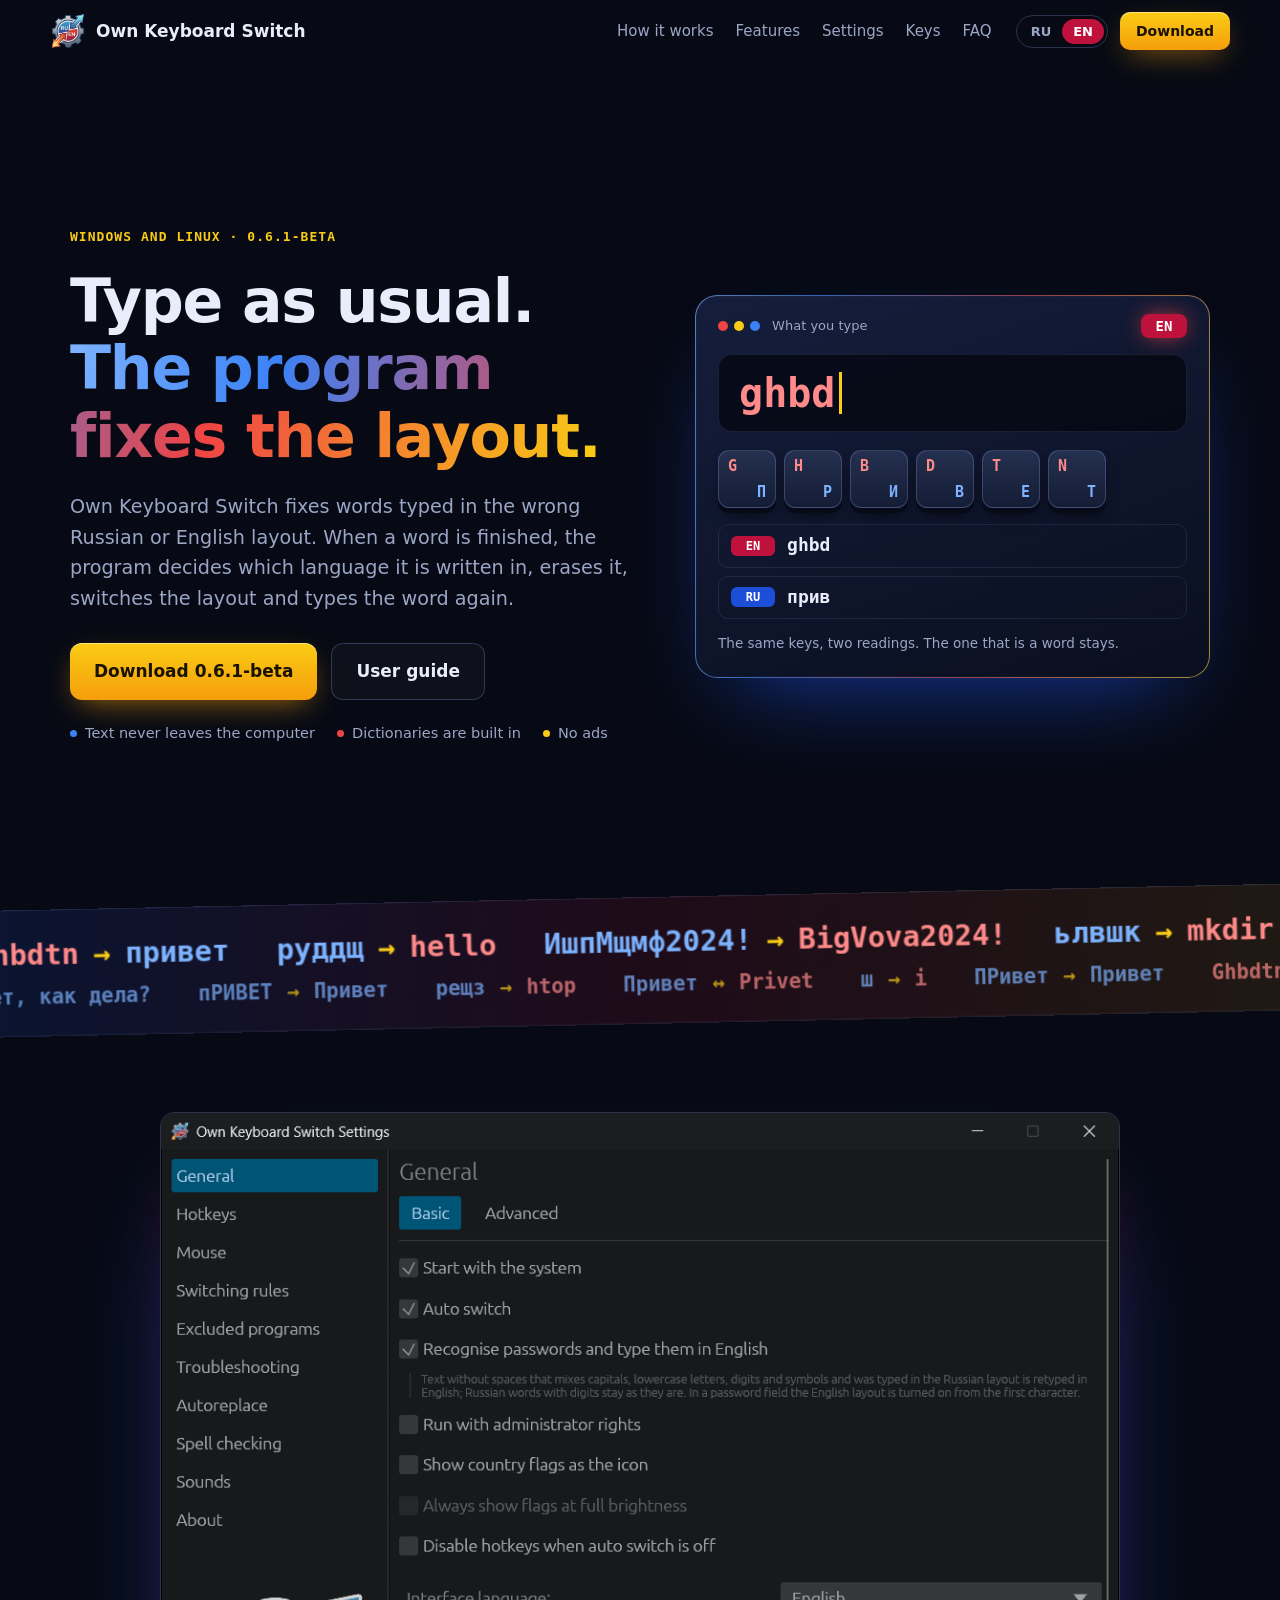
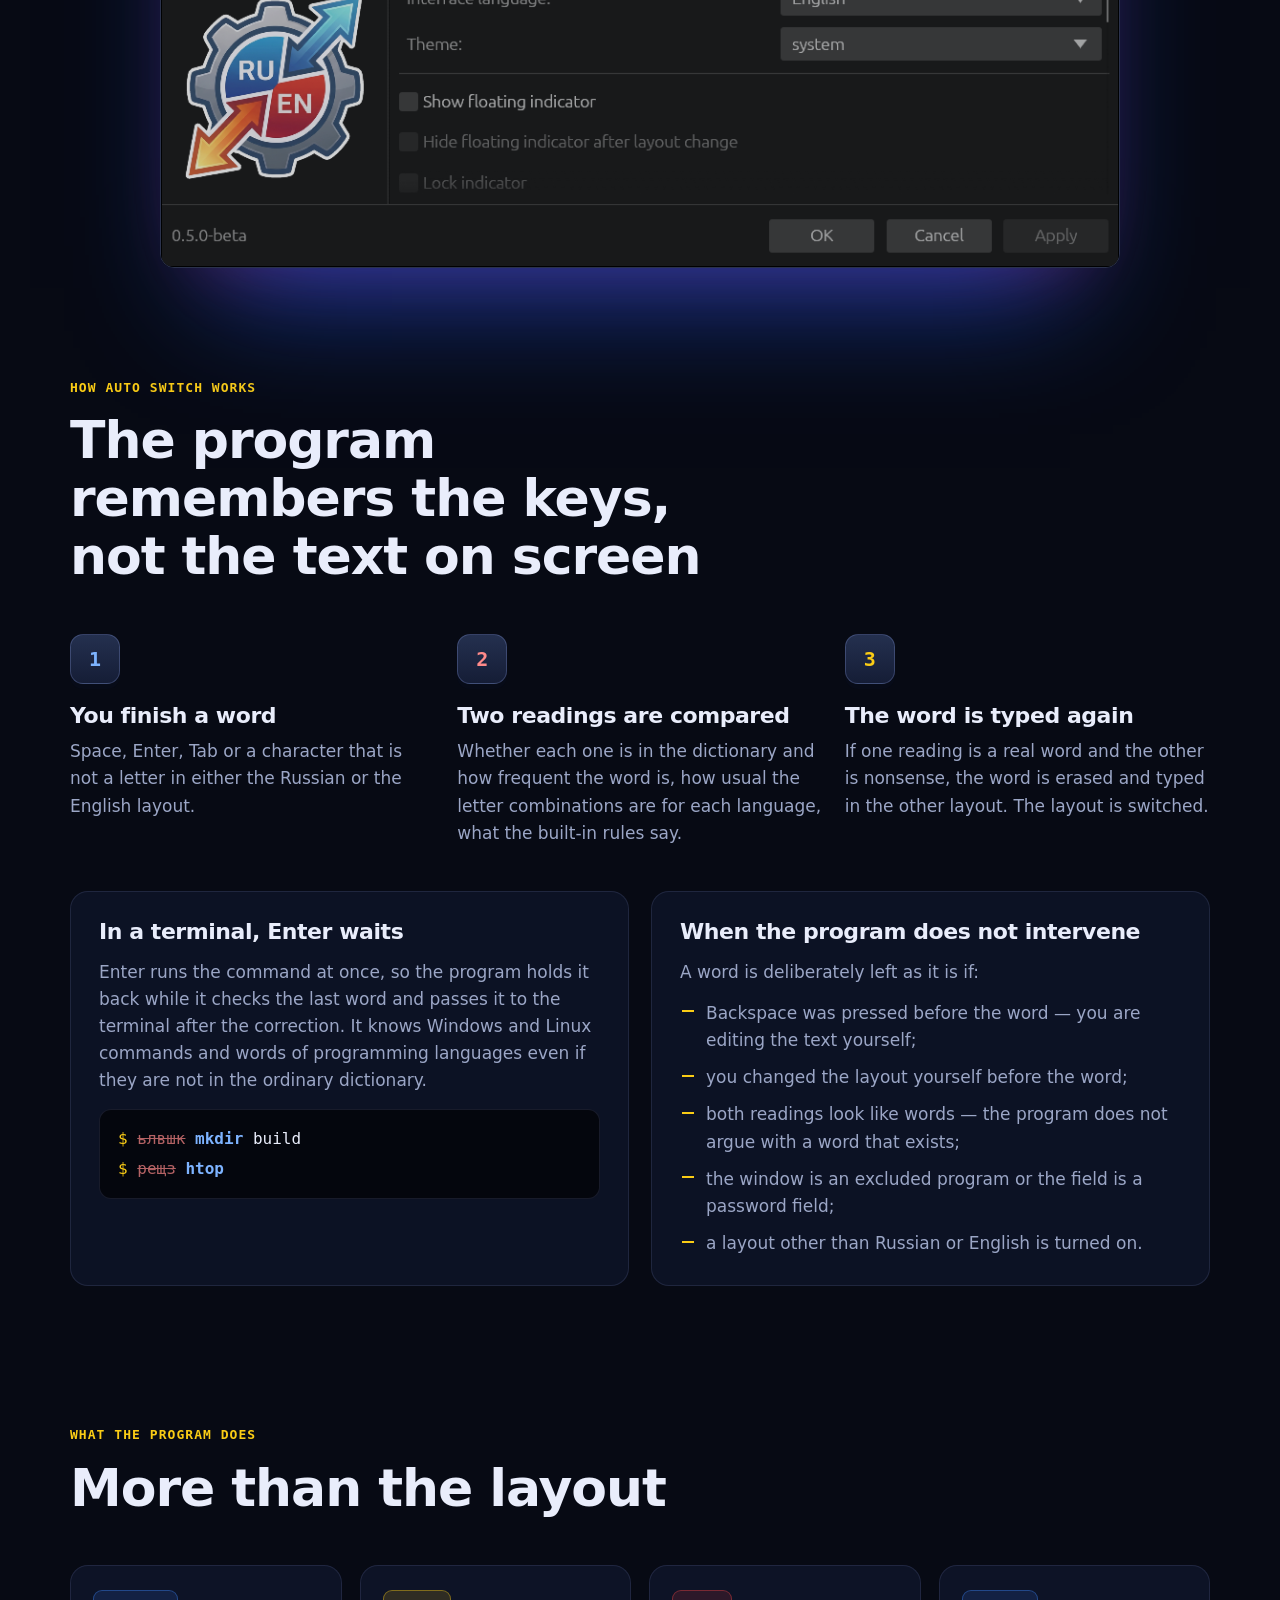
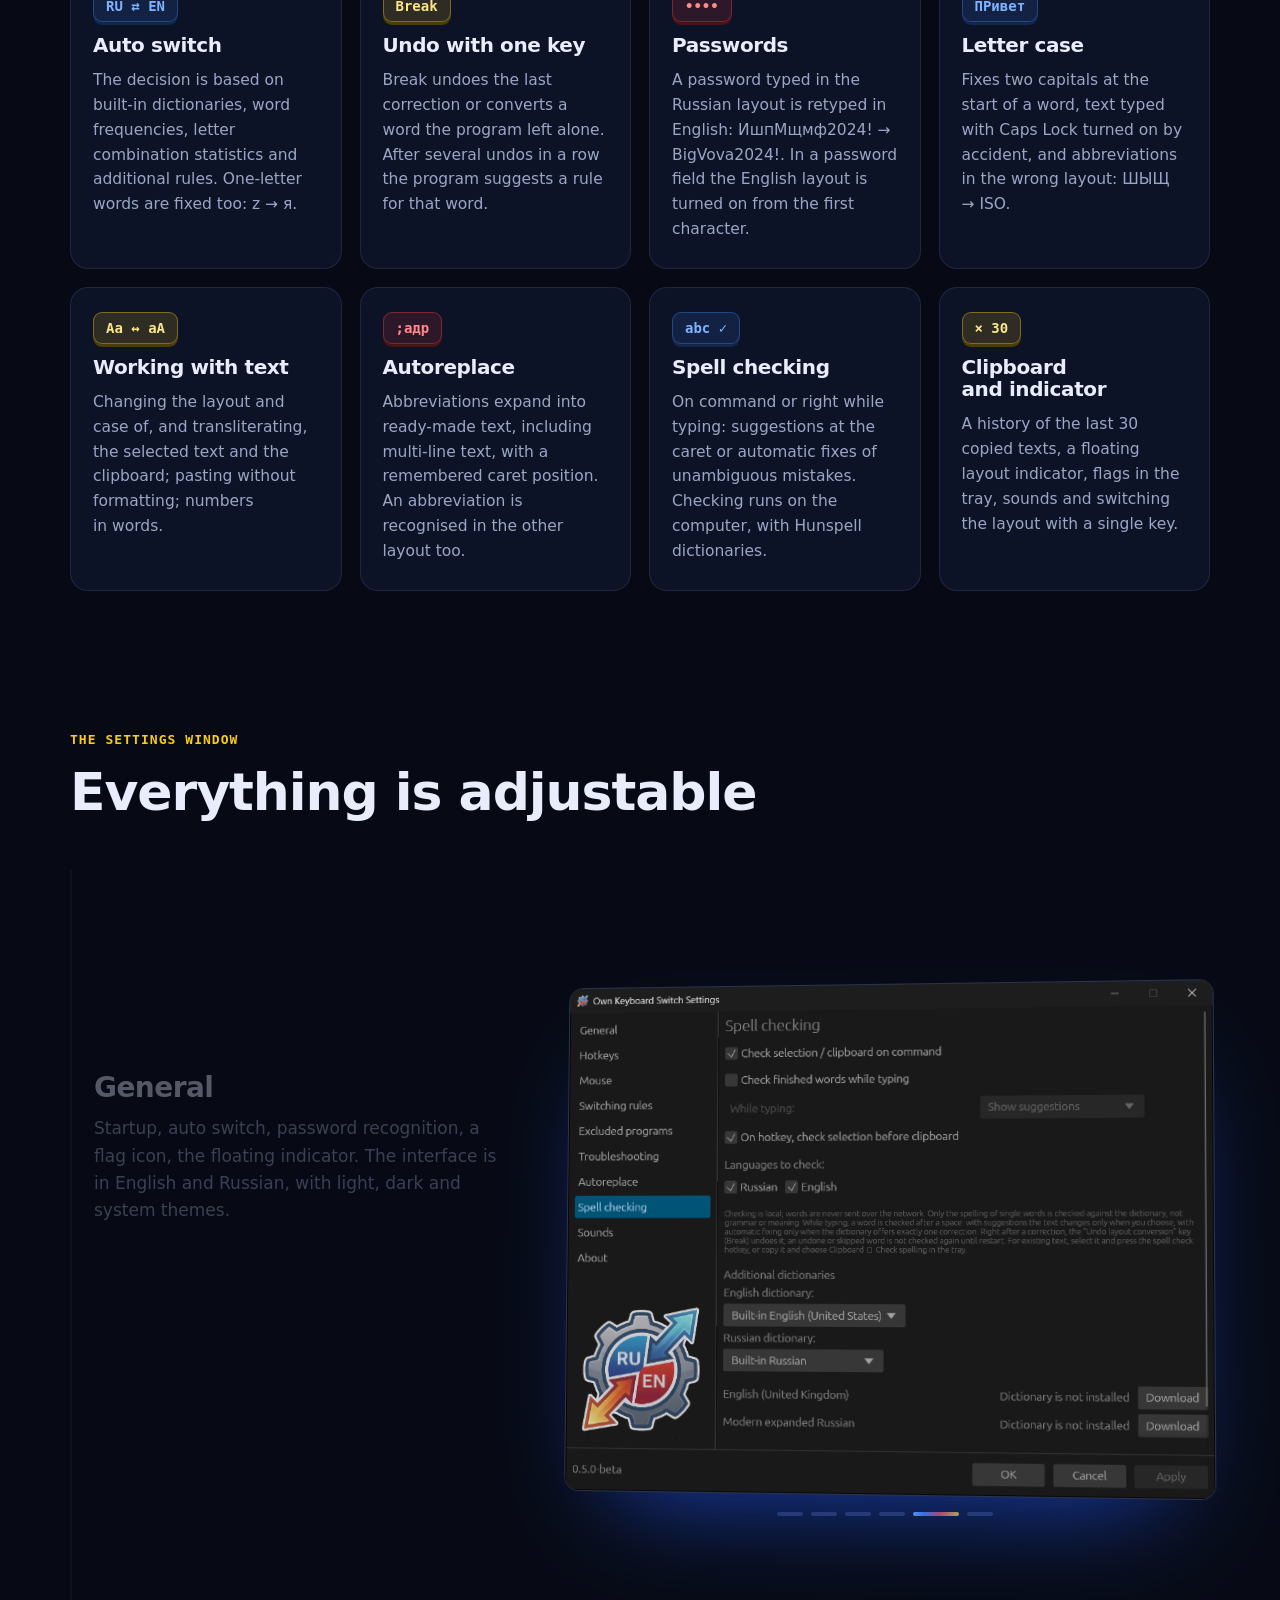
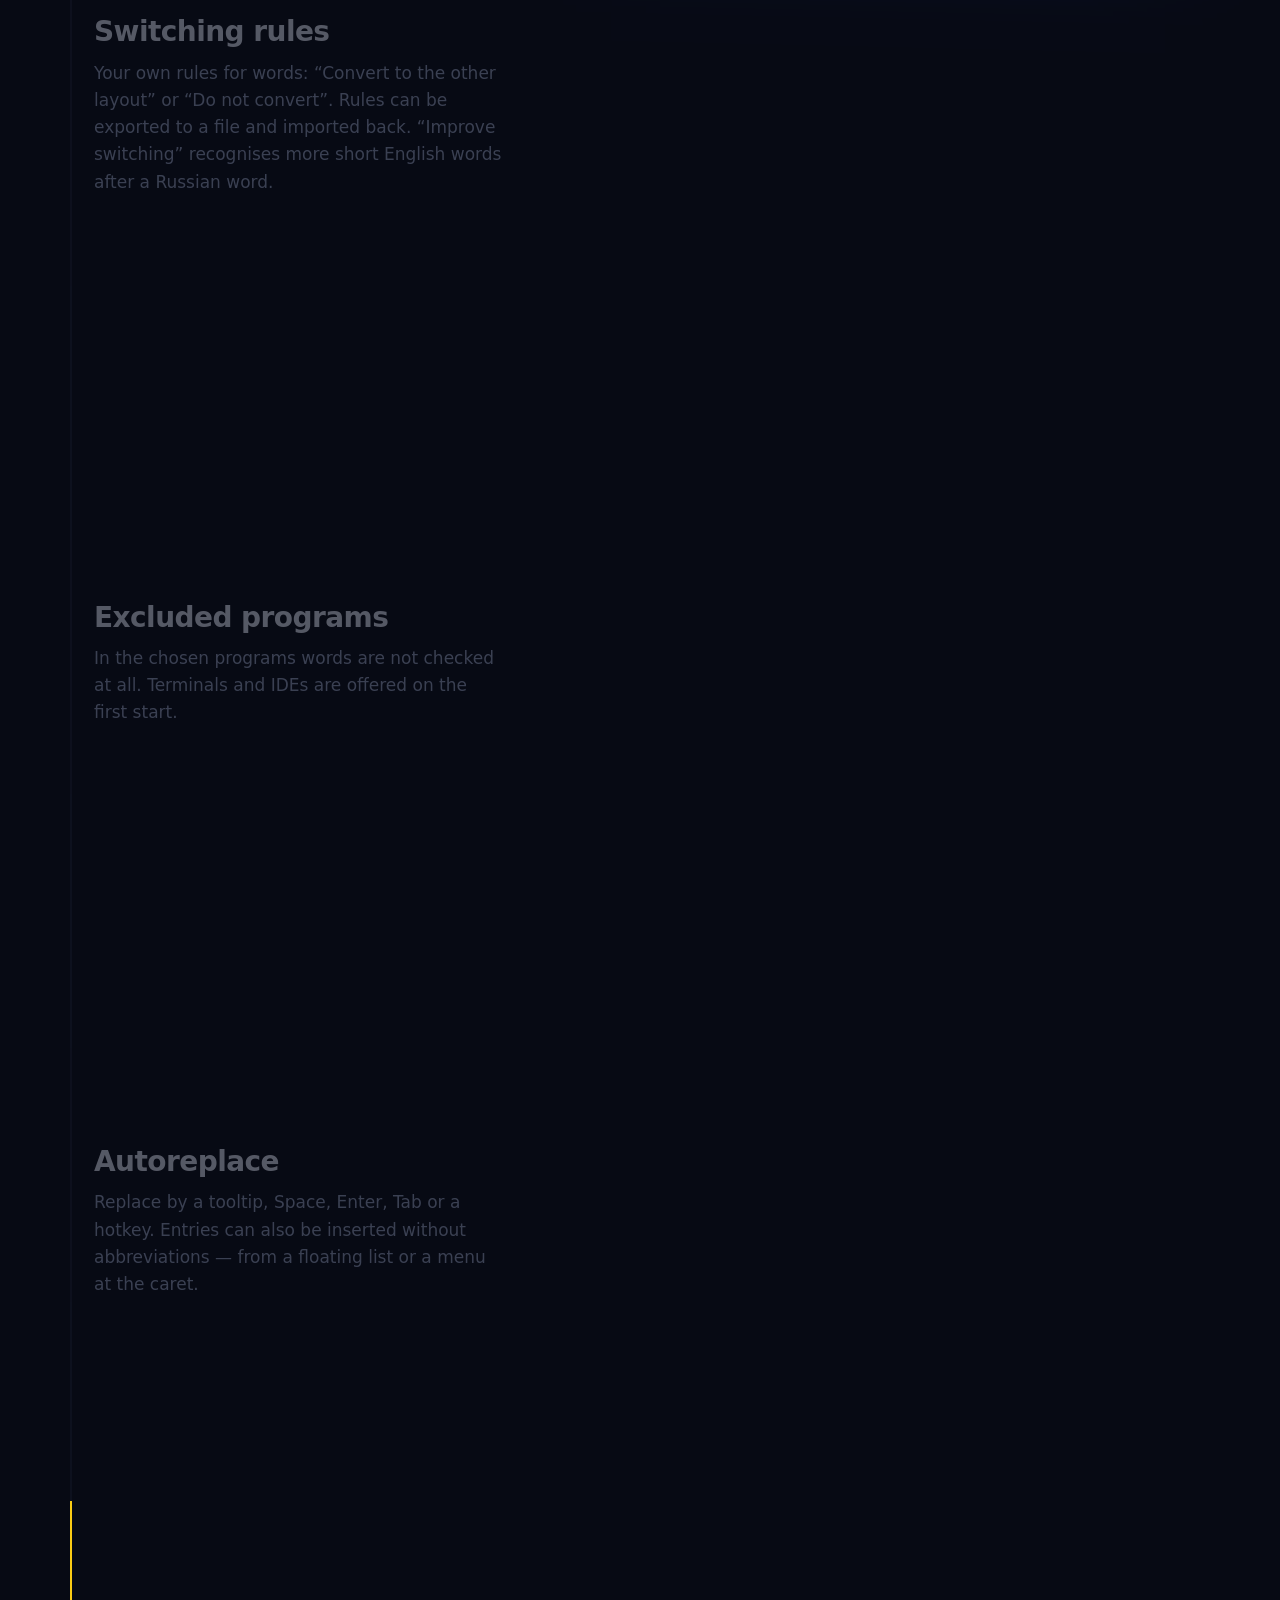
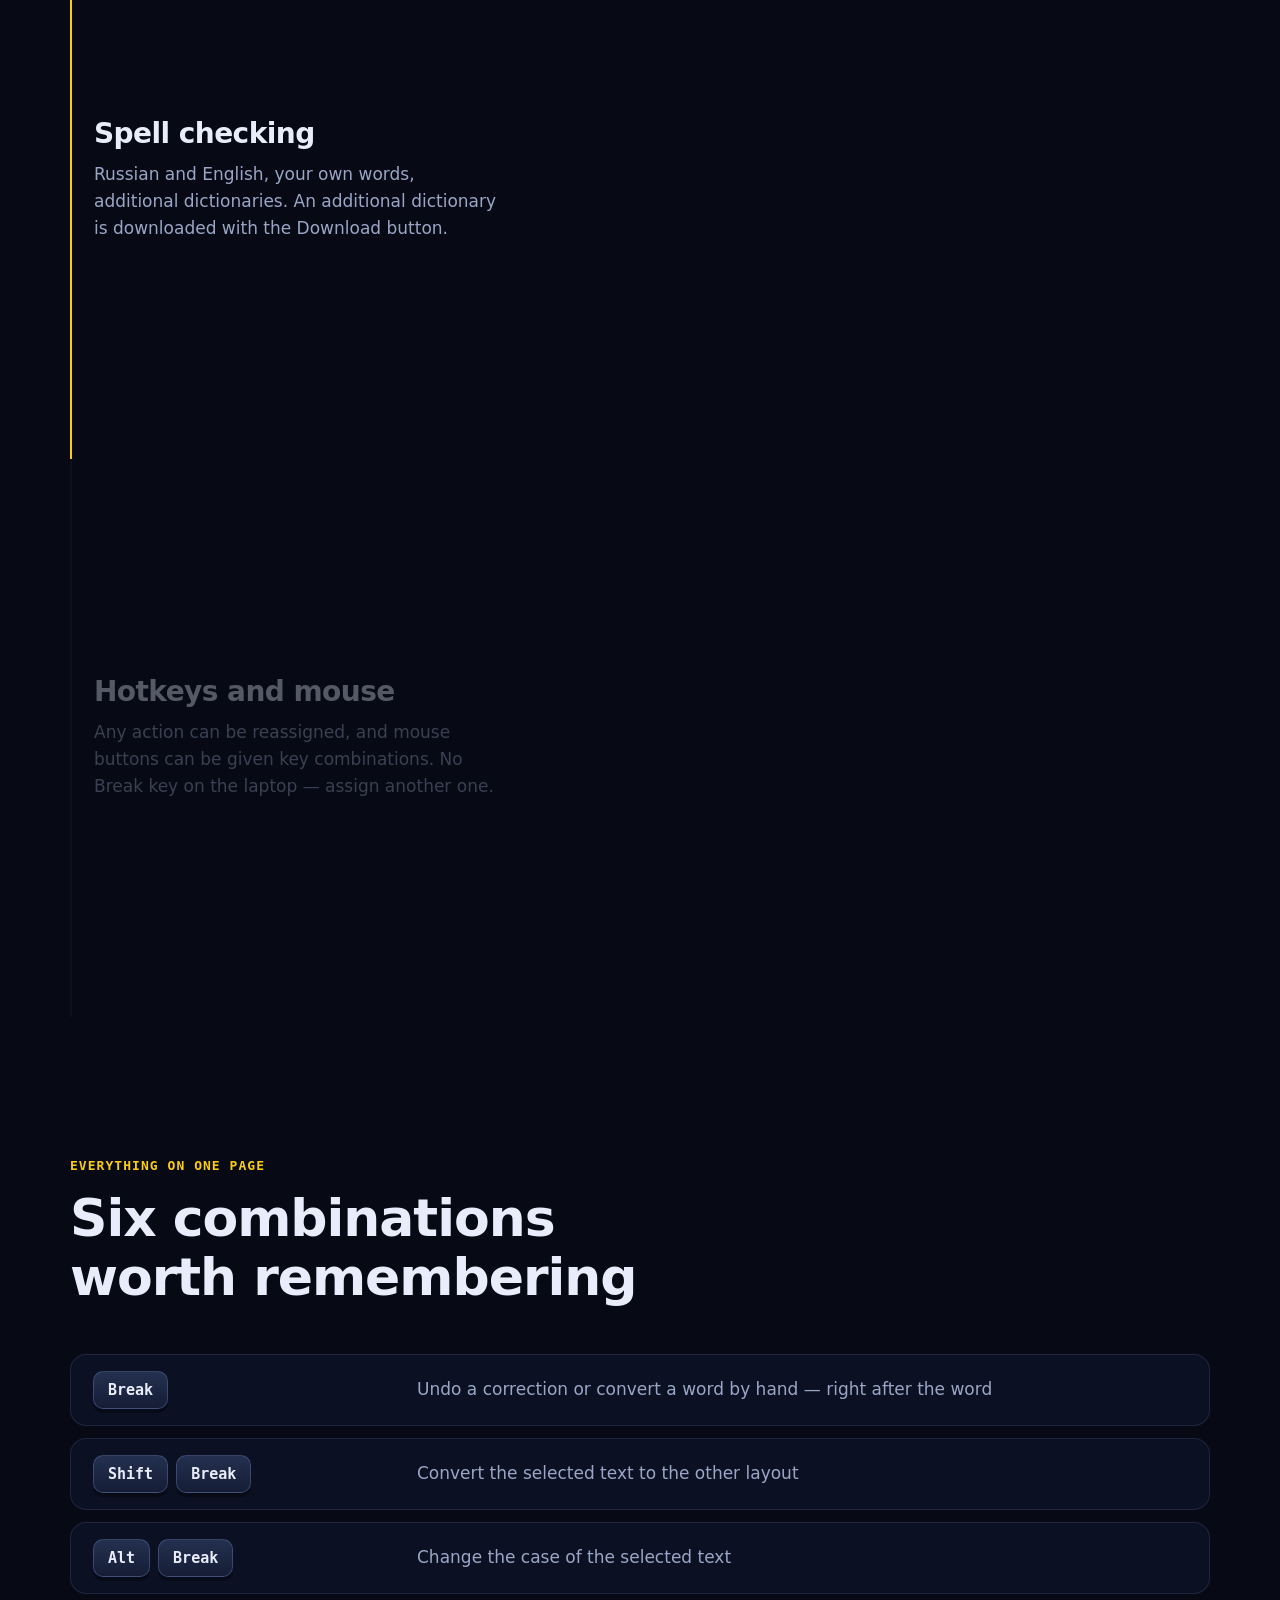
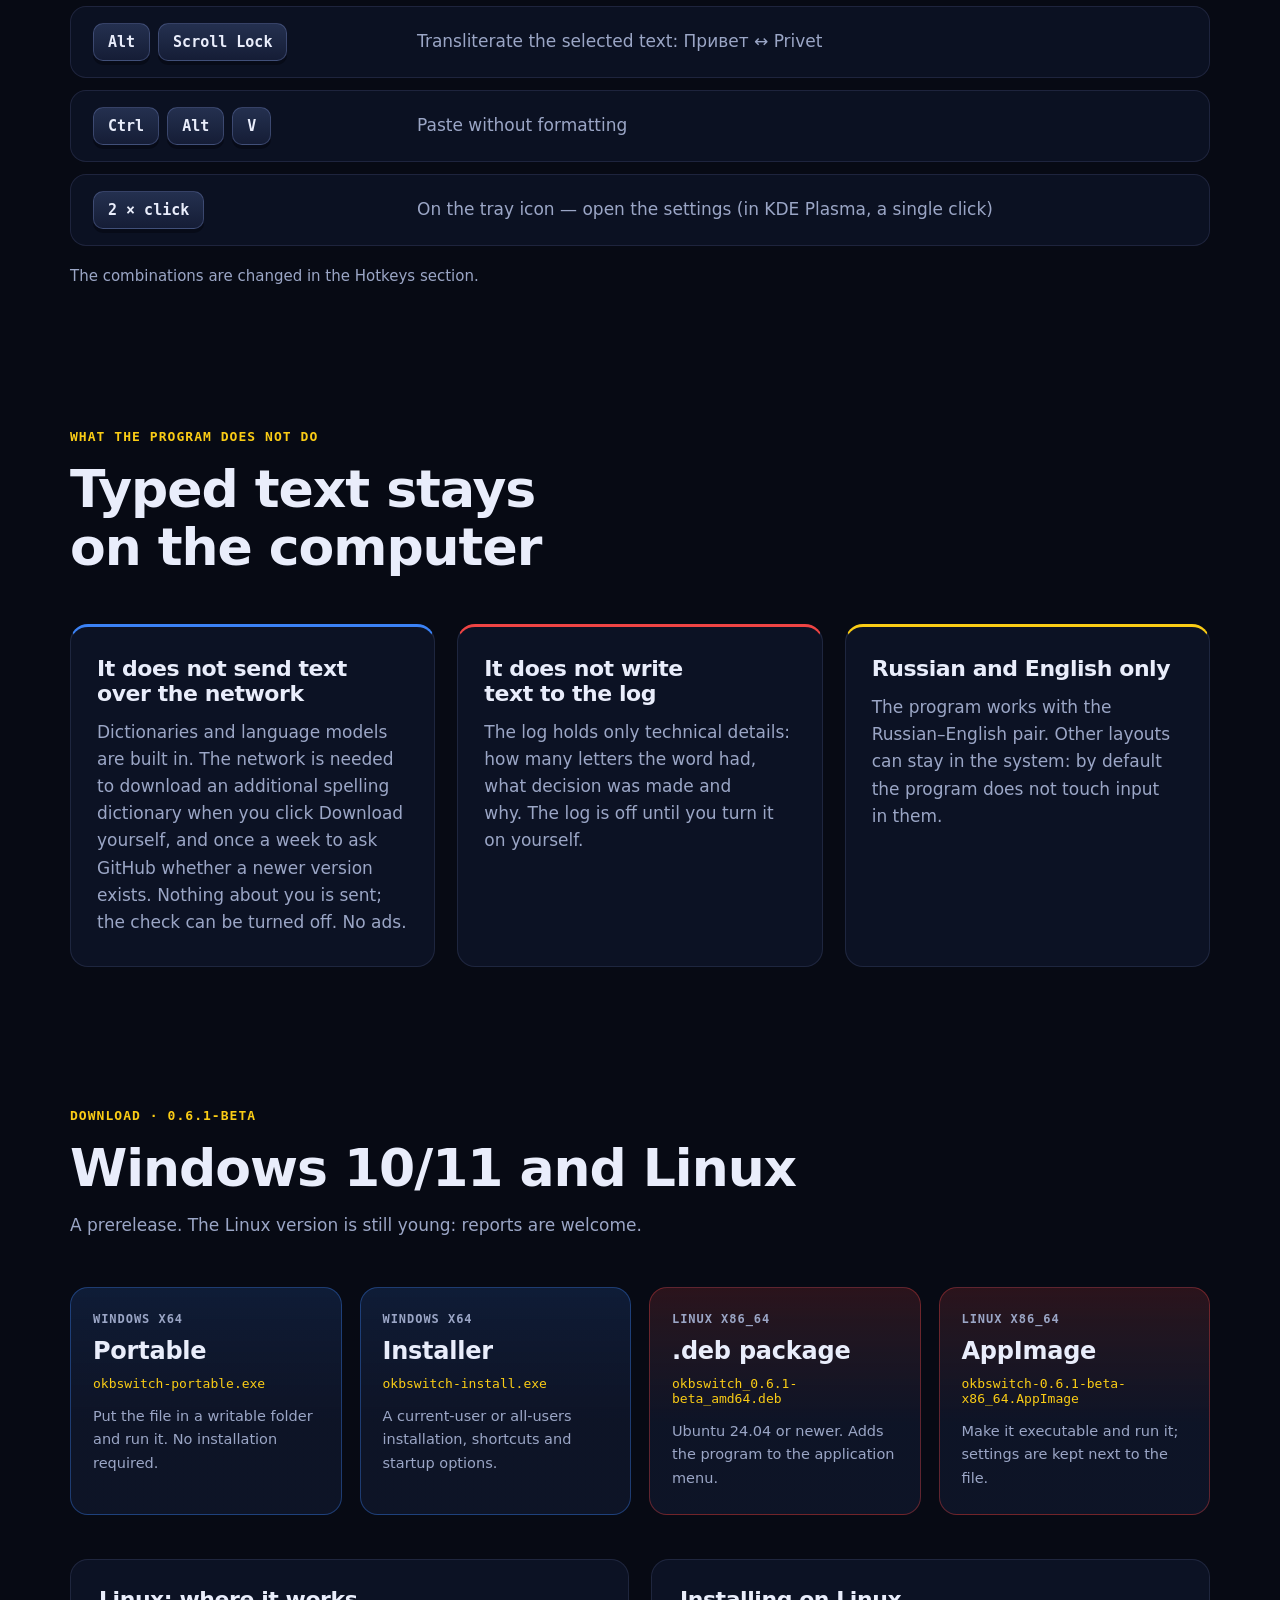
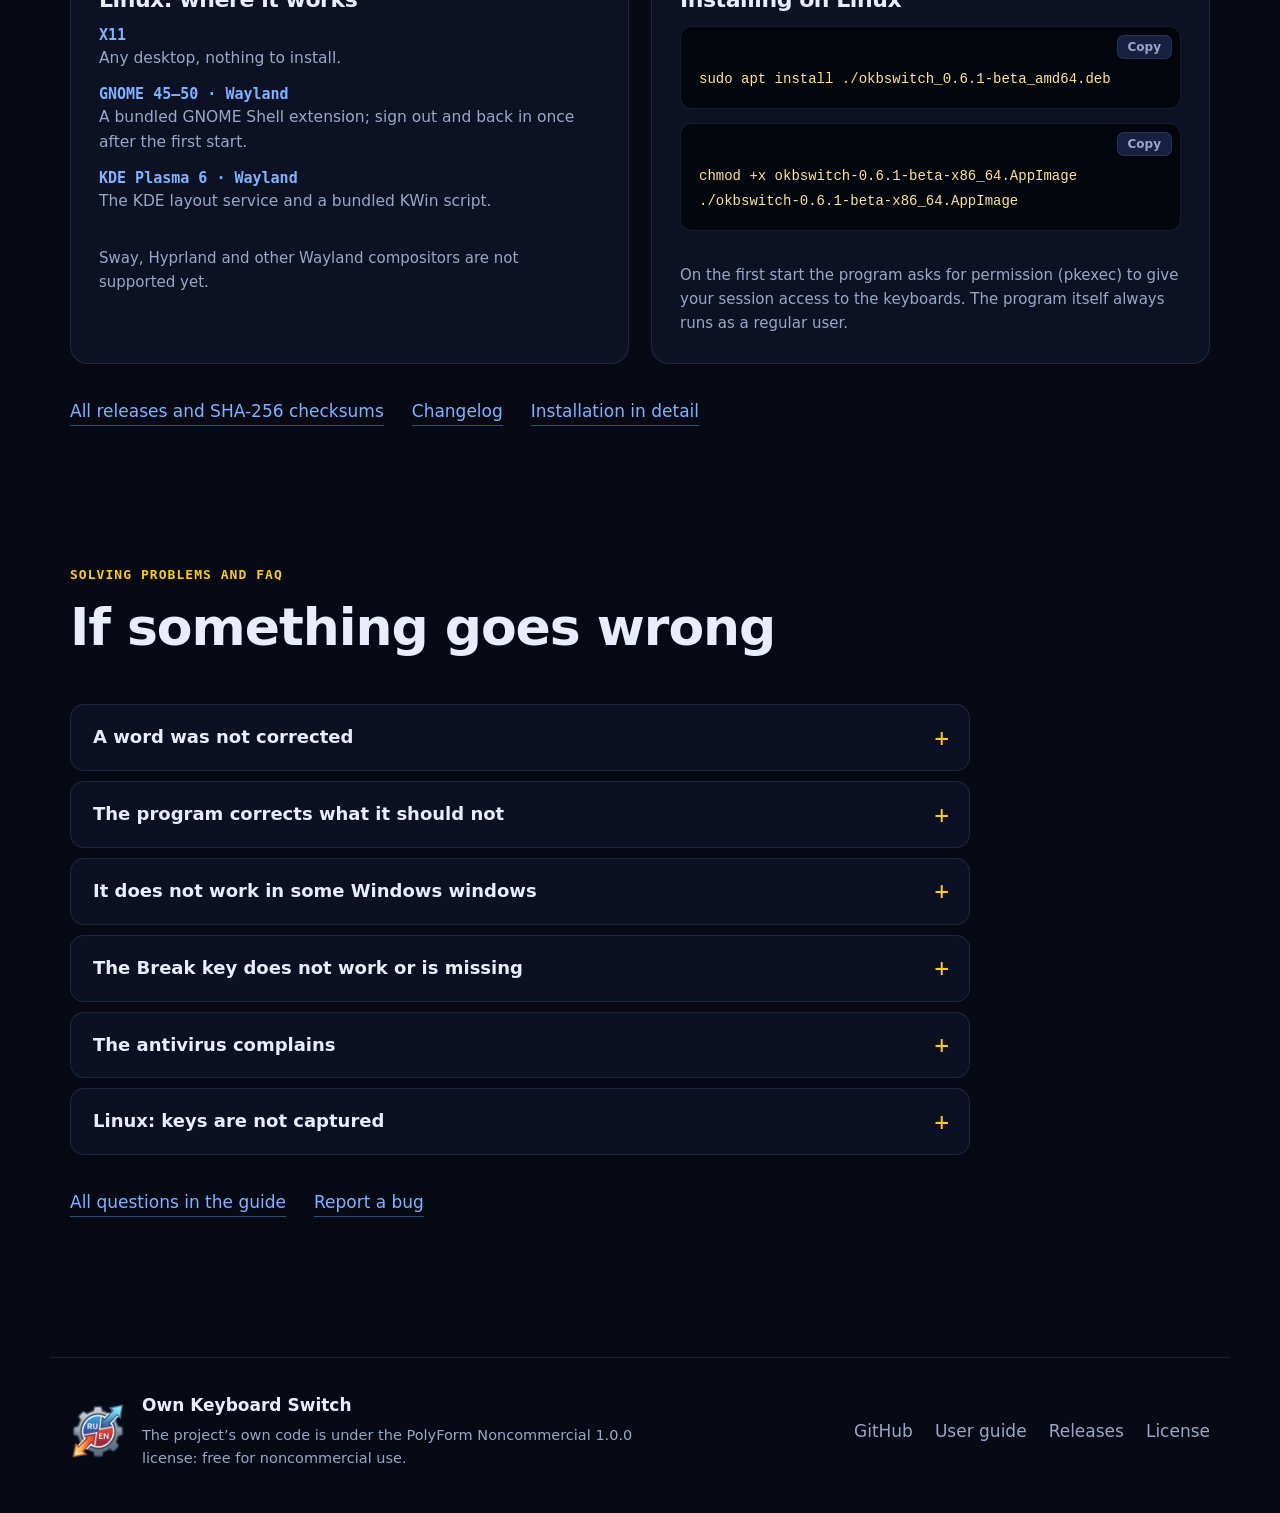
<file: index.html>
<!doctype html>
<html lang="ru" data-version="0.6.1-beta">
<head>
  <meta charset="utf-8">
  <meta name="viewport" content="width=device-width, initial-scale=1">
  <title>Own Keyboard Switch — автоматическое переключение раскладки RU/EN</title>
  <meta name="description" content="Own Keyboard Switch исправляет слова, набранные не в той раскладке: ghbdtn → привет, руддщ → hello. Windows и Linux, без рекламы, текст не уходит в сеть.">
  <meta name="theme-color" content="#070a14">
  <!-- The page is dark only: tell browsers and Dark Reader not to recolor it. -->
  <meta name="color-scheme" content="dark">
  <meta name="darkreader-lock">
  <meta name="robots" content="index, follow">
  <meta property="og:type" content="website">
  <meta property="og:site_name" content="Own Keyboard Switch">
  <meta property="og:title" content="Own Keyboard Switch">
  <meta property="og:description" content="Автоматическое переключение русской и английской раскладки в Windows и Linux.">
  <meta property="og:url" content="https://coinman-dev.github.io/own-keyboard-switch/">
  <meta property="og:locale" content="ru_RU">
  <meta property="og:locale:alternate" content="en_US">
  <meta property="og:image" content="https://coinman-dev.github.io/own-keyboard-switch/img/logo.png">
  <meta name="twitter:card" content="summary">
  <link rel="canonical" href="https://coinman-dev.github.io/own-keyboard-switch/">
  <link rel="alternate" hreflang="ru" href="https://coinman-dev.github.io/own-keyboard-switch/">
  <link rel="alternate" hreflang="en" href="https://coinman-dev.github.io/own-keyboard-switch/?lang=en">
  <link rel="alternate" hreflang="x-default" href="https://coinman-dev.github.io/own-keyboard-switch/">
  <script type="application/ld+json">
  {
    "@context": "https://schema.org",
    "@type": "SoftwareApplication",
    "name": "Own Keyboard Switch",
    "alternateName": "okbswitch",
    "url": "https://coinman-dev.github.io/own-keyboard-switch/",
    "description": "Automatic Russian–English keyboard layout switching for Windows and Linux: fixes words typed in the wrong layout (ghbdtn → привет). Works offline.",
    "applicationCategory": "UtilitiesApplication",
    "operatingSystem": "Windows 10, Windows 11, Linux",
    "softwareVersion": "0.6.1-beta",
    "inLanguage": ["ru", "en"],
    "image": "https://coinman-dev.github.io/own-keyboard-switch/img/logo.png",
    "screenshot": "https://coinman-dev.github.io/own-keyboard-switch/img/en/general.png",
    "downloadUrl": "https://github.com/coinman-dev/own-keyboard-switch/releases",
    "license": "https://polyformproject.org/licenses/noncommercial/1.0.0/",
    "isAccessibleForFree": true,
    "offers": { "@type": "Offer", "price": "0", "priceCurrency": "USD" },
    "codeRepository": "https://github.com/coinman-dev/own-keyboard-switch"
  }
  </script>
  <link rel="icon" href="img/favicon.ico" sizes="any">
  <link rel="icon" type="image/png" href="img/logo-256.png">
  <script>document.documentElement.classList.add('js');</script>
  <link rel="stylesheet" href="styles.css?v=202611121241">
</head>
<body>
  <div class="progress" aria-hidden="true"><span id="progressBar"></span></div>

  <div class="backdrop" aria-hidden="true">
    <span class="blob blob-blue" data-parallax="0.18"></span>
    <span class="blob blob-red" data-parallax="-0.12"></span>
    <span class="blob blob-yellow" data-parallax="0.3"></span>
    <span class="grid"></span>
  </div>

  <header class="top" id="top">
    <a class="brand" href="#hero">
      <img src="img/logo-256.png" alt="" width="36" height="36">
      <span>Own Keyboard Switch</span>
    </a>
    <nav class="nav" aria-label="Разделы" data-i18n-aria="nav.label">
      <a href="#how" data-i18n="nav.how">Как работает</a>
      <a href="#features" data-i18n="nav.features">Возможности</a>
      <a href="#tour" data-i18n="nav.tour">Настройки</a>
      <a href="#keys" data-i18n="nav.keys">Клавиши</a>
      <a href="#faq" data-i18n="nav.faq">Вопросы</a>
    </nav>
    <div class="top-actions">
      <div class="lang" role="group" aria-label="Язык / Language">
        <button type="button" data-lang="ru" aria-pressed="true">RU</button>
        <button type="button" data-lang="en" aria-pressed="false">EN</button>
      </div>
      <a class="btn btn-small btn-primary" href="#download" data-i18n="nav.download">Скачать</a>
    </div>
  </header>

  <main>
    <!-- Hero -->
    <section class="hero" id="hero">
      <div class="hero-text">
        <p class="eyebrow reveal" data-i18n="hero.eyebrow">Windows и Linux · 0.6.1-beta</p>
        <h1 class="reveal" style="--d:80ms" data-i18n="hero.title">Печатайте как&nbsp;обычно. <span class="grad">Раскладку исправит программа.</span></h1>
        <p class="lead reveal" style="--d:160ms" data-i18n="hero.lead">Own Keyboard Switch исправляет слова, набранные не в той раскладке. Когда слово закончено, программа решает, на каком языке оно написано, стирает его, переключает раскладку и набирает заново.</p>
        <div class="cta reveal" style="--d:240ms">
          <a class="btn btn-primary" href="#download" data-i18n="hero.download">Скачать 0.6.1-beta</a>
          <a class="btn btn-ghost js-guide" href="https://github.com/coinman-dev/own-keyboard-switch/blob/main/doc/ru/README.md" data-href-en="https://github.com/coinman-dev/own-keyboard-switch/blob/main/doc/en/README.md" data-i18n="hero.guide">Руководство пользователя</a>
        </div>
        <ul class="facts reveal" style="--d:320ms">
          <li data-i18n="hero.fact1">Текст не уходит в сеть</li>
          <li data-i18n="hero.fact2">Словари встроены</li>
          <li data-i18n="hero.fact3">Без рекламы</li>
        </ul>
      </div>

      <div class="demo reveal" data-reveal="zoom" style="--d:200ms" aria-hidden="true">
        <div class="demo-head">
          <span class="dots"><i></i><i></i><i></i></span>
          <span class="demo-title" data-i18n="demo.title">Что вы печатаете</span>
          <span class="chip-layout" id="demoLayout" data-layout="en">EN</span>
        </div>
        <div class="demo-field" id="demoField"><span id="demoText"></span><span class="caret"></span></div>
        <div class="keys-row" id="demoKeys"></div>
        <div class="readings">
          <div class="reading reading-en" id="readEn">
            <span class="reading-tag">EN</span>
            <code></code>
            <em data-i18n-yes="demo.word" data-i18n-no="demo.noword"></em>
          </div>
          <div class="reading reading-ru" id="readRu">
            <span class="reading-tag">RU</span>
            <code></code>
            <em></em>
          </div>
        </div>
        <p class="demo-note" data-i18n="demo.note">Одни и те же клавиши — два прочтения. Остаётся то, которое является словом.</p>
      </div>
      <p class="sr-only" data-i18n="demo.sr">Пример: вы набираете ghbdtn в английской раскладке, программа заменяет это на «привет» и включает русскую раскладку.</p>
    </section>

    <!-- Running pairs -->
    <section class="ribbon" aria-hidden="true">
      <div class="ribbon-row" data-drift="-0.35">
        <span><b class="en">ghbdtn</b><i>→</i><b class="ru">привет</b></span>
        <span><b class="ru">руддщ</b><i>→</i><b class="en">hello</b></span>
        <span><b class="ru">ИшпМщмф2024!</b><i>→</i><b class="en">BigVova2024!</b></span>
        <span><b class="ru">ьлвшк</b><i>→</i><b class="en">mkdir</b></span>
        <span><b class="ru">ШЫЩ</b><i>→</i><b class="en">ISO</b></span>
        <span><b class="en">z</b><i>→</i><b class="ru">я</b></span>
        <span><b class="en">ghbdtn</b><i>→</i><b class="ru">привет</b></span>
        <span><b class="ru">руддщ</b><i>→</i><b class="en">hello</b></span>
        <span><b class="ru">ИшпМщмф2024!</b><i>→</i><b class="en">BigVova2024!</b></span>
        <span><b class="ru">ьлвшк</b><i>→</i><b class="en">mkdir</b></span>
        <span><b class="ru">ШЫЩ</b><i>→</i><b class="en">ISO</b></span>
        <span><b class="en">z</b><i>→</i><b class="ru">я</b></span>
      </div>
      <div class="ribbon-row ribbon-row-2" data-drift="0.28">
        <span><b class="ru">ПРивет</b><i>→</i><b class="ru">Привет</b></span>
        <span><b class="en">Ghbdtn? rfr ltkf&amp;</b><i>→</i><b class="ru">Привет, как дела?</b></span>
        <span><b class="ru">пРИВЕТ</b><i>→</i><b class="ru">Привет</b></span>
        <span><b class="ru">рещз</b><i>→</i><b class="en">htop</b></span>
        <span><b class="ru">Привет</b><i>↔</i><b class="en">Privet</b></span>
        <span><b class="ru">ш</b><i>→</i><b class="en">i</b></span>
        <span><b class="ru">ПРивет</b><i>→</i><b class="ru">Привет</b></span>
        <span><b class="en">Ghbdtn? rfr ltkf&amp;</b><i>→</i><b class="ru">Привет, как дела?</b></span>
        <span><b class="ru">пРИВЕТ</b><i>→</i><b class="ru">Привет</b></span>
        <span><b class="ru">рещз</b><i>→</i><b class="en">htop</b></span>
        <span><b class="ru">Привет</b><i>↔</i><b class="en">Privet</b></span>
        <span><b class="ru">ш</b><i>→</i><b class="en">i</b></span>
      </div>
    </section>

    <!-- Screenshot -->
    <section class="shot-wrap">
      <figure class="shot" id="heroShot">
        <img src="img/ru/general.png" data-shot="general.png" width="1002" height="789" alt="Окно настроек Own Keyboard Switch, раздел «Общие»" data-i18n-alt="shot.alt">
      </figure>
    </section>

    <!-- How it works -->
    <section class="section" id="how">
      <header class="section-head">
        <p class="eyebrow reveal" data-i18n="how.eyebrow">Как работает автопереключение</p>
        <h2 class="reveal" style="--d:80ms" data-i18n="how.title">Программа запоминает клавиши, а&nbsp;не&nbsp;текст на&nbsp;экране</h2>
      </header>

      <ol class="steps" id="steps">
        <li class="step reveal" data-reveal="left">
          <span class="step-n">1</span>
          <h3 data-i18n="how.s1.t">Вы заканчиваете слово</h3>
          <p data-i18n="how.s1.p">Пробел, Enter, Tab или знак, который не является буквой ни в русской, ни в английской раскладке.</p>
        </li>
        <li class="step reveal" data-reveal="left" style="--d:120ms">
          <span class="step-n">2</span>
          <h3 data-i18n="how.s2.t">Сравниваются два прочтения</h3>
          <p data-i18n="how.s2.p">Есть ли каждое в словаре и насколько это частое слово, насколько обычны сочетания букв для каждого языка, что говорят встроенные правила.</p>
        </li>
        <li class="step reveal" data-reveal="left" style="--d:240ms">
          <span class="step-n">3</span>
          <h3 data-i18n="how.s3.t">Слово набирается заново</h3>
          <p data-i18n="how.s3.p">Если одно прочтение — настоящее слово, а другое — бессмыслица, слово стирается и печатается в другой раскладке. Раскладка переключается.</p>
        </li>
      </ol>

      <div class="twocol">
        <div class="panel reveal" data-reveal="left">
          <h3 data-i18n="how.term.t">В терминале Enter подождёт</h3>
          <p data-i18n="how.term.p">Enter сразу выполняет команду, поэтому программа задерживает его, пока проверяет последнее слово, и передаёт терминалу уже после исправления. Команды Windows и Linux и слова языков программирования она знает, даже если их нет в обычном словаре.</p>
          <div class="term">
            <div><span class="prompt">$</span> <s>ьлвшк</s> <b>mkdir</b> build</div>
            <div><span class="prompt">$</span> <s>рещз</s> <b>htop</b></div>
          </div>
        </div>
        <div class="panel reveal" data-reveal="right">
          <h3 data-i18n="how.skip.t">Когда программа не вмешивается</h3>
          <p data-i18n="how.skip.p">Слово намеренно остаётся как есть, если:</p>
          <ul class="ticks">
            <li data-i18n="how.skip.1">перед словом нажимали Backspace — вы исправляете текст сами;</li>
            <li data-i18n="how.skip.2">вы сами сменили раскладку перед словом;</li>
            <li data-i18n="how.skip.3">оба прочтения похожи на слова — программа не спорит со словом, которое существует;</li>
            <li data-i18n="how.skip.4">окно — программа-исключение или поле пароля;</li>
            <li data-i18n="how.skip.5">включена раскладка, отличная от русской и английской.</li>
          </ul>
        </div>
      </div>
    </section>

    <!-- Features -->
    <section class="section" id="features">
      <header class="section-head">
        <p class="eyebrow reveal" data-i18n="feat.eyebrow">Что программа умеет</p>
        <h2 class="reveal" style="--d:80ms" data-i18n="feat.title">Не только раскладка</h2>
      </header>

      <div class="cards" data-stagger="70">
        <article class="card c-blue reveal">
          <span class="glyph">RU ⇄ EN</span>
          <h3 data-i18n="feat.1.t">Автопереключение</h3>
          <p data-i18n="feat.1.p">Решение по встроенным словарям, частотам слов, статистике сочетаний букв и дополнительным правилам. Однобуквенные слова тоже исправляются: z → я.</p>
        </article>
        <article class="card c-yellow reveal">
          <span class="glyph">Break</span>
          <h3 data-i18n="feat.2.t">Отмена одной клавишей</h3>
          <p data-i18n="feat.2.p">Break отменяет последнее исправление или переводит слово, которое программа не тронула. После нескольких отмен подряд программа предложит правило для этого слова.</p>
        </article>
        <article class="card c-red reveal">
          <span class="glyph">••••</span>
          <h3 data-i18n="feat.3.t">Пароли</h3>
          <p data-i18n="feat.3.p">Пароль, набранный в русской раскладке, перепечатывается по-английски: ИшпМщмф2024! → BigVova2024!. В поле пароля английская раскладка включается с первого символа.</p>
        </article>
        <article class="card c-blue reveal">
          <span class="glyph">ПРивет</span>
          <h3 data-i18n="feat.4.t">Регистр</h3>
          <p data-i18n="feat.4.p">Исправляет две заглавные в начале слова, текст со случайно включённым Caps Lock и аббревиатуры в неправильной раскладке: ШЫЩ → ISO.</p>
        </article>
        <article class="card c-yellow reveal">
          <span class="glyph">Aa ↔ аА</span>
          <h3 data-i18n="feat.5.t">Работа с текстом</h3>
          <p data-i18n="feat.5.p">Смена раскладки, регистра и транслитерация выделенного текста и буфера обмена, вставка без форматирования, число прописью.</p>
        </article>
        <article class="card c-red reveal">
          <span class="glyph">;адр</span>
          <h3 data-i18n="feat.6.t">Автозамена</h3>
          <p data-i18n="feat.6.p">Сокращения разворачиваются в готовый текст, в том числе многострочный, с запоминаемым местом курсора. Сокращение узнаётся и в другой раскладке.</p>
        </article>
        <article class="card c-blue reveal">
          <span class="glyph">abc ✓</span>
          <h3 data-i18n="feat.7.t">Проверка орфографии</h3>
          <p data-i18n="feat.7.p">По команде или прямо при наборе: варианты у курсора или автоисправление однозначных ошибок. Проверка идёт на компьютере, по словарям Hunspell.</p>
        </article>
        <article class="card c-yellow reveal">
          <span class="glyph">× 30</span>
          <h3 data-i18n="feat.8.t">Буфер обмена и индикатор</h3>
          <p data-i18n="feat.8.p">История последних 30 скопированных текстов, плавающий индикатор раскладки, флаги в трее, звуки и переключение раскладки одной клавишей.</p>
        </article>
      </div>
    </section>

    <!-- Tour -->
    <section class="section tour" id="tour">
      <header class="section-head">
        <p class="eyebrow reveal" data-i18n="tour.eyebrow">Окно настроек</p>
        <h2 class="reveal" style="--d:80ms" data-i18n="tour.title">Всё настраивается</h2>
      </header>

      <div class="tour-grid">
        <div class="tour-steps">
          <article class="tour-step is-active" data-shot="general.png">
            <h3 data-i18n="tour.1.t">Общие</h3>
            <p data-i18n="tour.1.p">Автозапуск, автопереключение, распознавание паролей, значок в виде флагов, плавающий индикатор. Интерфейс на русском и английском, светлая, тёмная и системная тема.</p>
            <img class="tour-inline" src="img/ru/general.png" data-shot="general.png" width="1002" height="789" loading="lazy" alt="">
          </article>
          <article class="tour-step" data-shot="rules.png">
            <h3 data-i18n="tour.2.t">Правила переключения</h3>
            <p data-i18n="tour.2.p">Свои правила для слов: «Переводить в другую раскладку» или «Не переводить». Правила выгружаются в файл и загружаются обратно. Опция «Улучшить переключение» распознаёт больше коротких английских слов после русского.</p>
            <img class="tour-inline" src="img/ru/rules.png" data-shot="rules.png" width="1002" height="789" loading="lazy" alt="">
          </article>
          <article class="tour-step" data-shot="exclusions.png">
            <h3 data-i18n="tour.3.t">Программы-исключения</h3>
            <p data-i18n="tour.3.p">В выбранных программах слова не проверяются вовсе. Терминалы и среды разработки программа предлагает добавить при первом запуске.</p>
            <img class="tour-inline" src="img/ru/exclusions.png" data-shot="exclusions.png" width="1002" height="789" loading="lazy" alt="">
          </article>
          <article class="tour-step" data-shot="autoreplace.png">
            <h3 data-i18n="tour.4.t">Автозамена</h3>
            <p data-i18n="tour.4.p">Замена по подсказке, пробелу, Enter, Tab или горячей клавише. Записи можно вставлять и без сокращений — из плавающего списка или меню у курсора.</p>
            <img class="tour-inline" src="img/ru/autoreplace.png" data-shot="autoreplace.png" width="1002" height="789" loading="lazy" alt="">
          </article>
          <article class="tour-step" data-shot="spellcheck.png">
            <h3 data-i18n="tour.5.t">Проверка орфографии</h3>
            <p data-i18n="tour.5.p">Русский и английский, свои слова, дополнительные словари. Дополнительный словарь скачивается кнопкой «Загрузить».</p>
            <img class="tour-inline" src="img/ru/spellcheck.png" data-shot="spellcheck.png" width="1002" height="789" loading="lazy" alt="">
          </article>
          <article class="tour-step" data-shot="hotkeys.png">
            <h3 data-i18n="tour.6.t">Горячие клавиши и мышь</h3>
            <p data-i18n="tour.6.p">Любое действие можно переназначить, а кнопкам мыши — задать сочетания клавиш. Нет клавиши Break на ноутбуке — назначьте другую.</p>
            <img class="tour-inline" src="img/ru/hotkeys.png" data-shot="hotkeys.png" width="1002" height="789" loading="lazy" alt="">
          </article>
        </div>

        <div class="tour-stage" aria-hidden="true">
          <div class="tour-frame" id="tourFrame">
            <img class="is-active" src="img/ru/general.png" data-shot="general.png" width="1002" height="789" alt="">
            <img src="img/ru/rules.png" data-shot="rules.png" width="1002" height="789" alt="">
            <img src="img/ru/exclusions.png" data-shot="exclusions.png" width="1002" height="789" alt="">
            <img src="img/ru/autoreplace.png" data-shot="autoreplace.png" width="1002" height="789" alt="">
            <img src="img/ru/spellcheck.png" data-shot="spellcheck.png" width="1002" height="789" alt="">
            <img src="img/ru/hotkeys.png" data-shot="hotkeys.png" width="1002" height="789" alt="">
          </div>
          <div class="tour-dots" id="tourDots"><i class="is-active"></i><i></i><i></i><i></i><i></i><i></i></div>
        </div>
      </div>
    </section>

    <!-- Keys -->
    <section class="section" id="keys">
      <header class="section-head">
        <p class="eyebrow reveal" data-i18n="keys.eyebrow">Главное на одной странице</p>
        <h2 class="reveal" style="--d:80ms" data-i18n="keys.title">Шесть сочетаний, которые стоит запомнить</h2>
      </header>

      <ul class="keylist" data-stagger="80">
        <li class="reveal" data-reveal="right">
          <span class="combo"><kbd>Break</kbd></span>
          <span class="keydesc" data-i18n="keys.1">Отменить исправление или перевести слово вручную — сразу после слова</span>
        </li>
        <li class="reveal" data-reveal="right">
          <span class="combo"><kbd>Shift</kbd><kbd>Break</kbd></span>
          <span class="keydesc" data-i18n="keys.2">Перевести выделенный текст в другую раскладку</span>
        </li>
        <li class="reveal" data-reveal="right">
          <span class="combo"><kbd>Alt</kbd><kbd>Break</kbd></span>
          <span class="keydesc" data-i18n="keys.3">Сменить регистр выделенного текста</span>
        </li>
        <li class="reveal" data-reveal="right">
          <span class="combo"><kbd>Alt</kbd><kbd>Scroll Lock</kbd></span>
          <span class="keydesc" data-i18n="keys.4">Транслитерировать выделенный текст: Привет ↔ Privet</span>
        </li>
        <li class="reveal" data-reveal="right">
          <span class="combo"><kbd>Ctrl</kbd><kbd>Alt</kbd><kbd>V</kbd></span>
          <span class="keydesc" data-i18n="keys.5">Вставить без форматирования</span>
        </li>
        <li class="reveal" data-reveal="right">
          <span class="combo"><kbd data-i18n="keys.dbl">2 × щелчок</kbd></span>
          <span class="keydesc" data-i18n="keys.6">По значку в трее — открыть настройки (в KDE Plasma — один щелчок)</span>
        </li>
      </ul>
      <p class="aside reveal" data-i18n="keys.note">Сочетания меняются в разделе «Горячие клавиши».</p>
    </section>

    <!-- Privacy -->
    <section class="section" id="privacy">
      <header class="section-head">
        <p class="eyebrow reveal" data-i18n="priv.eyebrow">Чего программа не делает</p>
        <h2 class="reveal" style="--d:80ms" data-i18n="priv.title">Набранный текст остаётся на&nbsp;компьютере</h2>
      </header>
      <div class="trio" data-stagger="110">
        <article class="pillar reveal" data-reveal="zoom">
          <h3 data-i18n="priv.1.t">Не отправляет текст в сеть</h3>
          <p data-i18n="priv.1.p">Словари и языковые модели встроены. Сеть нужна, чтобы скачать дополнительный словарь орфографии, когда вы сами нажмёте «Загрузить», и раз в неделю — чтобы спросить у GitHub, нет ли новой версии. О вас ничего не передаётся, проверку можно выключить. Рекламы нет.</p>
        </article>
        <article class="pillar reveal" data-reveal="zoom">
          <h3 data-i18n="priv.2.t">Не пишет текст в журнал</h3>
          <p data-i18n="priv.2.p">В журнале есть только служебные сведения: сколько букв было в слове, какое принято решение и почему. Журнал выключен, пока вы сами его не включите.</p>
        </article>
        <article class="pillar reveal" data-reveal="zoom">
          <h3 data-i18n="priv.3.t">Только русский и английский</h3>
          <p data-i18n="priv.3.p">Программа работает с парой «русский — английский». Другие раскладки можно оставить в системе: по умолчанию ввод в них программа не трогает.</p>
        </article>
      </div>
    </section>

    <!-- Download -->
    <section class="section" id="download">
      <header class="section-head">
        <p class="eyebrow reveal" data-i18n="dl.eyebrow">Скачать · 0.6.1-beta</p>
        <h2 class="reveal" style="--d:80ms" data-i18n="dl.title">Windows 10/11 и Linux</h2>
        <p class="section-lead reveal" style="--d:160ms" id="prereleaseNote" data-i18n="dl.lead">Предварительный релиз. Версия для Linux ещё молодая: сообщения об ошибках приветствуются.</p>
      </header>

      <div class="downloads" data-stagger="90">
        <a data-asset="portable" class="dl c-blue reveal" href="https://github.com/coinman-dev/own-keyboard-switch/releases/download/v0.6.1-beta/okbswitch-portable.exe">
          <span class="dl-os">Windows x64</span>
          <strong>Portable</strong>
          <span class="dl-file">okbswitch-portable.exe</span>
          <span class="dl-note" data-i18n="dl.1">Положить в доступную для записи папку и запустить. Установка не нужна.</span>
        </a>
        <a data-asset="installer" class="dl c-blue reveal" href="https://github.com/coinman-dev/own-keyboard-switch/releases/download/v0.6.1-beta/okbswitch-install.exe">
          <span class="dl-os">Windows x64</span>
          <strong data-i18n="dl.2.t">Установщик</strong>
          <span class="dl-file">okbswitch-install.exe</span>
          <span class="dl-note" data-i18n="dl.2">Установка для себя или всех пользователей, ярлыки и автозапуск.</span>
        </a>
        <a data-asset="deb" class="dl c-red reveal" href="https://github.com/coinman-dev/own-keyboard-switch/releases/download/v0.6.1-beta/okbswitch_0.6.1-beta_amd64.deb">
          <span class="dl-os">Linux x86_64</span>
          <strong data-i18n="dl.3.t">Пакет .deb</strong>
          <span class="dl-file">okbswitch_0.6.1-beta_amd64.deb</span>
          <span class="dl-note" data-i18n="dl.3">Ubuntu 24.04 и новее. Добавляет программу в меню приложений.</span>
        </a>
        <a data-asset="appimage" class="dl c-red reveal" href="https://github.com/coinman-dev/own-keyboard-switch/releases/download/v0.6.1-beta/okbswitch-0.6.1-beta-x86_64.AppImage">
          <span class="dl-os">Linux x86_64</span>
          <strong>AppImage</strong>
          <span class="dl-file">okbswitch-0.6.1-beta-x86_64.AppImage</span>
          <span class="dl-note" data-i18n="dl.4">Сделать исполняемым и запустить; настройки хранятся рядом с файлом.</span>
        </a>
      </div>

      <div class="twocol">
        <div class="panel reveal" data-reveal="left">
          <h3 data-i18n="dl.linux.t">Linux: где работает</h3>
          <ul class="sessions">
            <li><b>X11</b><span data-i18n="dl.linux.1">Любой рабочий стол, ничего устанавливать не нужно.</span></li>
            <li><b>GNOME 45–50 · Wayland</b><span data-i18n="dl.linux.2">Встроенное расширение GNOME Shell; после первого запуска один раз выйдите из сеанса и войдите снова.</span></li>
            <li><b>KDE Plasma 6 · Wayland</b><span data-i18n="dl.linux.3">Служба раскладок KDE и встроенный скрипт KWin.</span></li>
          </ul>
          <p class="aside" data-i18n="dl.linux.note">Sway, Hyprland и другие композиторы Wayland пока не поддерживаются.</p>
        </div>
        <div class="panel reveal" data-reveal="right">
          <h3 data-i18n="dl.cmd.t">Установка в Linux</h3>
          <div class="code">
            <button type="button" class="copy" data-copy="sudo apt install ./okbswitch_0.6.1-beta_amd64.deb" data-i18n="copy">Копировать</button>
            <pre><code>sudo apt install ./okbswitch_0.6.1-beta_amd64.deb</code></pre>
          </div>
          <div class="code">
            <button type="button" class="copy" data-copy="chmod +x okbswitch-0.6.1-beta-x86_64.AppImage &amp;&amp; ./okbswitch-0.6.1-beta-x86_64.AppImage" data-i18n="copy">Копировать</button>
            <pre><code>chmod +x okbswitch-0.6.1-beta-x86_64.AppImage
./okbswitch-0.6.1-beta-x86_64.AppImage</code></pre>
          </div>
          <p class="aside" data-i18n="dl.cmd.note">При первом запуске программа просит разрешение (pkexec), чтобы дать сеансу доступ к клавиатурам. Сама программа всегда работает от обычного пользователя.</p>
        </div>
      </div>

      <p class="links reveal">
        <a href="https://github.com/coinman-dev/own-keyboard-switch/releases" data-i18n="dl.all">Все релизы и суммы SHA-256</a>
        <a href="https://github.com/coinman-dev/own-keyboard-switch/blob/main/CHANGELOG.ru_RU.md" data-href-en="https://github.com/coinman-dev/own-keyboard-switch/blob/main/CHANGELOG.md" data-i18n="dl.changes">Список изменений</a>
        <a href="https://github.com/coinman-dev/own-keyboard-switch/blob/main/doc/ru/02-installation.md" data-href-en="https://github.com/coinman-dev/own-keyboard-switch/blob/main/doc/en/02-installation.md" data-i18n="dl.install">Подробно об установке</a>
      </p>
    </section>

    <!-- FAQ -->
    <section class="section" id="faq">
      <header class="section-head">
        <p class="eyebrow reveal" data-i18n="faq.eyebrow">Решение проблем и вопросы</p>
        <h2 class="reveal" style="--d:80ms" data-i18n="faq.title">Если что-то идёт не так</h2>
      </header>

      <div class="faq" data-stagger="60">
        <details class="reveal">
          <summary data-i18n="faq.1.q">Слово не исправилось</summary>
          <p data-i18n="faq.1.a">Чаще всего перед словом нажимали Backspace, раскладку переключили вручную прямо перед словом, программа находится в исключениях или оба прочтения похожи на слова («рук» — her). Нажмите Break, чтобы перевести слово сейчас, и добавьте правило «Переводить в другую раскладку», если слово должно исправляться всегда.</p>
        </details>
        <details class="reveal">
          <summary data-i18n="faq.2.q">Программа исправляет то, что не нужно</summary>
          <p data-i18n="faq.2.a">Нажмите Break — исправление отменится. После двух отмен подряд программа предложит правило «Не переводить». Для терминов одной программы добавьте её в исключения; для коротких слов увеличьте «Не переключать слова короче, букв» или сдвиньте чувствительность анализа к «осторожно».</p>
        </details>
        <details class="reveal">
          <summary data-i18n="faq.3.q">Не работает в некоторых окнах Windows</summary>
          <p data-i18n="faq.3.a">Windows не даёт обычной программе читать клавиатуру в окнах, запущенных от имени администратора: диспетчер задач, установщики, консоль администратора. Включите «Общие → Запускать с правами Администратора».</p>
        </details>
        <details class="reveal">
          <summary data-i18n="faq.4.q">Клавиша Break не работает или её нет</summary>
          <p data-i18n="faq.4.a">На многих ноутбуках Break (Pause) нет или она нажимается через Fn. Назначьте действию «Отменить конвертацию раскладки» другое сочетание в разделе «Горячие клавиши».</p>
        </details>
        <details class="reveal">
          <summary data-i18n="faq.5.q">Антивирус ругается</summary>
          <p data-i18n="faq.5.a">Переключатель раскладки по своей природе следит за клавиатурой и посылает нажатия, поэтому эвристики антивирусов иногда на него реагируют. Скачивайте программу только со страницы Releases и сверяйте суммы SHA-256, опубликованные рядом с файлами.</p>
        </details>
        <details class="reveal">
          <summary data-i18n="faq.6.q">Linux: клавиши не перехватываются</summary>
          <p data-i18n="faq.6.a">Откройте окно настройки — оно появляется при запуске, если что-то не готово — и пройдите отмеченные пункты: доступ к клавиатуре, интеграция рабочего стола, раскладки, активный сеанс. Команда okbswitch --diagnose покажет сеанс, раскладки и доступ к устройствам.</p>
        </details>
      </div>

      <p class="links reveal">
        <a href="https://github.com/coinman-dev/own-keyboard-switch/blob/main/doc/ru/15-faq.md" data-href-en="https://github.com/coinman-dev/own-keyboard-switch/blob/main/doc/en/15-faq.md" data-i18n="faq.more">Все вопросы в руководстве</a>
        <a href="https://github.com/coinman-dev/own-keyboard-switch/issues" data-i18n="faq.issue">Сообщить об ошибке</a>
      </p>
    </section>
  </main>

  <footer class="foot">
    <div class="foot-brand">
      <img src="img/logo-256.png" alt="" width="56" height="56" loading="lazy">
      <div>
        <strong>Own Keyboard Switch</strong>
        <span data-i18n="foot.license">Собственный код проекта — по лицензии PolyForm Noncommercial 1.0.0: бесплатно для некоммерческого использования.</span>
      </div>
    </div>
    <nav class="foot-links" aria-label="GitHub">
      <a href="https://github.com/coinman-dev/own-keyboard-switch">GitHub</a>
      <a class="js-guide" href="https://github.com/coinman-dev/own-keyboard-switch/blob/main/doc/ru/README.md" data-href-en="https://github.com/coinman-dev/own-keyboard-switch/blob/main/doc/en/README.md" data-i18n="foot.guide">Руководство</a>
      <a href="https://github.com/coinman-dev/own-keyboard-switch/releases" data-i18n="foot.releases">Релизы</a>
      <a href="https://github.com/coinman-dev/own-keyboard-switch/blob/main/LICENSE" data-i18n="foot.lic">Лицензия</a>
    </nav>
  </footer>

  <script src="main.js?v=202611121241"></script>
</body>
</html>
</file>
<file: styles.css>
/* Own Keyboard Switch — project page.
   Colour roles follow the logo: blue = Russian, red = English, yellow = the switch. */

:root {
  --bg: #070a14;
  --bg-2: #0b1020;
  --surface: #10172c;
  --surface-2: #162040;
  --line: rgba(160, 180, 255, 0.12);
  --line-strong: rgba(160, 180, 255, 0.24);
  --text: #e9edfb;
  --muted: #9ba6c6;

  --blue-1: #1d4ed8;
  --blue-2: #3b82f6;
  --blue-3: #7db3ff;
  --red-1: #be123c;
  --red-2: #ef4444;
  --red-3: #ff8a8a;
  --yellow-1: #f59e0b;
  --yellow-2: #facc15;
  --yellow-3: #fde68a;

  --grad: linear-gradient(100deg, var(--blue-3) 0%, var(--blue-2) 22%, var(--red-2) 58%, var(--yellow-2) 100%);
  --sans: "Segoe UI Variable Display", "Segoe UI", Inter, system-ui, -apple-system, "Helvetica Neue", Arial, sans-serif;
  --mono: "Cascadia Code", "JetBrains Mono", "SF Mono", Consolas, "DejaVu Sans Mono", monospace;
  --ease: cubic-bezier(0.2, 0.7, 0.2, 1);
  --wrap: 1180px;
  --shot-opacity: 0.9; /* screenshots let the background show through by 10% */
}

* { box-sizing: border-box; }

html {
  color-scheme: dark; /* form controls, scrollbars and dark-theme detection */
  background: var(--bg);
  scroll-behavior: smooth;
  scroll-padding-top: 84px;
}

body {
  margin: 0;
  background: var(--bg);
  color: var(--text);
  font: 400 17px/1.6 var(--sans);
  -webkit-font-smoothing: antialiased;
  overflow-x: hidden;
}

img { max-width: 100%; height: auto; display: block; }
a { color: inherit; }
h1, h2, h3, p, ul, ol, figure { margin: 0; }
ul, ol { padding: 0; list-style: none; }
h1, h2, h3 { text-wrap: balance; line-height: 1.12; letter-spacing: -0.02em; }
p { text-wrap: pretty; }

:focus-visible { outline: 2px solid var(--yellow-2); outline-offset: 3px; border-radius: 6px; }

.sr-only {
  position: absolute; width: 1px; height: 1px; overflow: hidden;
  clip-path: inset(50%); white-space: nowrap;
}

/* ---------- Scroll progress ---------- */
.progress { position: fixed; inset: 0 0 auto 0; height: 3px; z-index: 60; }
.progress span {
  display: block; height: 100%; width: 100%;
  background: var(--grad);
  transform: scaleX(0); transform-origin: 0 50%;
}

/* ---------- Backdrop ---------- */
.backdrop { position: fixed; inset: 0; z-index: -1; overflow: hidden; pointer-events: none; }
.blob {
  position: absolute; border-radius: 50%;
  filter: blur(90px); opacity: 0.5; will-change: transform;
}
.blob-blue { width: 46vw; height: 46vw; left: -12vw; top: -10vw; background: radial-gradient(circle, var(--blue-2), transparent 68%); }
.blob-red { width: 40vw; height: 40vw; right: -12vw; top: 28vh; background: radial-gradient(circle, var(--red-1), transparent 68%); opacity: 0.42; }
.blob-yellow { width: 30vw; height: 30vw; left: 30vw; top: 92vh; background: radial-gradient(circle, var(--yellow-1), transparent 68%); opacity: 0.2; }
.grid {
  position: absolute; inset: -80px;
  background-image:
    linear-gradient(var(--line) 1px, transparent 1px),
    linear-gradient(90deg, var(--line) 1px, transparent 1px);
  background-size: 64px 64px;
  -webkit-mask-image: radial-gradient(ellipse 70% 55% at 50% 30%, #000 0%, transparent 75%);
  mask-image: radial-gradient(ellipse 70% 55% at 50% 30%, #000 0%, transparent 75%);
  opacity: 0.5;
}

/* ---------- Header ---------- */
.top {
  position: sticky; top: 0; z-index: 50;
  display: flex; align-items: center; gap: 24px;
  padding: 12px max(20px, calc((100vw - var(--wrap)) / 2));
  border-bottom: 1px solid transparent;
  transition: background 0.3s, border-color 0.3s;
}
.top.is-stuck {
  background: rgba(7, 10, 20, 0.78);
  -webkit-backdrop-filter: blur(14px); backdrop-filter: blur(14px);
  border-bottom-color: var(--line);
}
.brand { display: flex; align-items: center; gap: 10px; font-weight: 700; text-decoration: none; white-space: nowrap; }
.nav { display: flex; gap: 22px; margin-left: auto; }
.nav a { color: var(--muted); text-decoration: none; font-size: 15px; transition: color 0.2s; }
.nav a:hover, .nav a.is-current { color: var(--text); }
.top-actions { display: flex; align-items: center; gap: 12px; }
.lang { display: flex; padding: 3px; border: 1px solid var(--line-strong); border-radius: 999px; }
.lang button {
  font: 600 13px var(--sans); color: var(--muted); background: none; border: 0;
  padding: 5px 11px; border-radius: 999px; cursor: pointer; transition: background 0.25s, color 0.25s;
}
.lang button[data-lang="ru"][aria-pressed="true"] { background: var(--blue-1); color: #fff; }
.lang button[data-lang="en"][aria-pressed="true"] { background: var(--red-1); color: #fff; }

/* ---------- Buttons ---------- */
.btn {
  display: inline-flex; align-items: center; justify-content: center;
  padding: 14px 24px; border-radius: 12px;
  font-weight: 650; text-decoration: none; white-space: nowrap;
  transition: transform 0.25s var(--ease), box-shadow 0.25s, background 0.25s, border-color 0.25s;
}
.btn:hover { transform: translateY(-2px); }
.btn:active { transform: translateY(1px); }
.btn-small { padding: 8px 16px; font-size: 14px; border-radius: 10px; }
.btn-primary {
  color: #1a1200;
  background: linear-gradient(180deg, var(--yellow-2), var(--yellow-1));
  box-shadow: 0 10px 30px -10px rgba(245, 158, 11, 0.7), inset 0 1px 0 rgba(255, 255, 255, 0.45);
}
.btn-primary:hover { box-shadow: 0 16px 40px -10px rgba(245, 158, 11, 0.85), inset 0 1px 0 rgba(255, 255, 255, 0.45); }
.btn-ghost { border: 1px solid var(--line-strong); background: rgba(255, 255, 255, 0.03); }
.btn-ghost:hover { border-color: var(--blue-3); background: rgba(59, 130, 246, 0.12); }

/* ---------- Shared ---------- */
.eyebrow {
  font: 600 13px/1.4 var(--mono); letter-spacing: 0.08em; text-transform: uppercase;
  color: var(--yellow-2);
}
.grad { background: var(--grad); -webkit-background-clip: text; background-clip: text; color: transparent; }

.section { max-width: var(--wrap); margin: 0 auto; padding: 110px 20px 30px; }
.section-head { max-width: 780px; margin-bottom: 48px; display: grid; gap: 14px; }
.section-head h2 { font-size: clamp(30px, 4.4vw, 52px); font-weight: 800; }
.section-lead { color: var(--muted); }
.aside { color: var(--muted); font-size: 15px; margin-top: 18px; }

/* Reveal on scroll (only when scripting is on) */
.js .reveal {
  opacity: 0; transform: translateY(34px);
  transition: opacity 0.8s var(--ease) var(--d, 0ms), transform 0.8s var(--ease) var(--d, 0ms);
}
.js .reveal[data-reveal="left"] { transform: translateX(-46px); }
.js .reveal[data-reveal="right"] { transform: translateX(46px); }
.js .reveal[data-reveal="zoom"] { transform: scale(0.92); }
.js .reveal.is-in { opacity: 1; transform: none; }

/* ---------- Hero ---------- */
.hero {
  max-width: var(--wrap); margin: 0 auto; padding: 70px 20px 60px;
  display: grid; grid-template-columns: minmax(0, 1.05fr) minmax(0, 0.95fr); gap: 56px; align-items: center;
  min-height: calc(100vh - 64px);
}
.hero-text { display: grid; gap: 22px; }
.hero h1 { font-size: clamp(36px, 4.7vw, 62px); font-weight: 800; }
.lead { font-size: clamp(17px, 1.5vw, 20px); color: var(--muted); max-width: 56ch; }
.cta { display: flex; flex-wrap: wrap; gap: 14px; margin-top: 6px; }
.facts { display: flex; flex-wrap: wrap; gap: 8px 22px; color: var(--muted); font-size: 14.5px; }
.facts li { display: flex; align-items: center; gap: 8px; }
.facts li::before { content: ""; width: 7px; height: 7px; border-radius: 50%; background: var(--blue-2); }
.facts li:nth-child(2)::before { background: var(--red-2); }
.facts li:nth-child(3)::before { background: var(--yellow-2); }

/* Typing demo */
.demo {
  position: relative;
  padding: 18px 22px 22px;
  border-radius: 22px;
  background: linear-gradient(160deg, rgba(22, 32, 64, 0.92), rgba(11, 16, 32, 0.92));
  border: 1px solid var(--line-strong);
  box-shadow: 0 40px 90px -40px rgba(29, 78, 216, 0.75), 0 0 0 1px rgba(255, 255, 255, 0.02) inset;
}
.demo::before {
  content: ""; position: absolute; inset: -1px; border-radius: inherit; padding: 1px;
  background: var(--grad); opacity: 0.55; pointer-events: none;
  -webkit-mask: linear-gradient(#000 0 0) content-box, linear-gradient(#000 0 0);
  -webkit-mask-composite: xor; mask-composite: exclude;
}
.demo-head { display: flex; align-items: center; gap: 12px; margin-bottom: 16px; }
.dots { display: flex; gap: 6px; }
.dots i { width: 10px; height: 10px; border-radius: 50%; background: var(--red-2); }
.dots i:nth-child(2) { background: var(--yellow-2); }
.dots i:nth-child(3) { background: var(--blue-2); }
.demo-title { color: var(--muted); font-size: 13px; margin-right: auto; }
.chip-layout {
  min-width: 46px; text-align: center; padding: 4px 10px; border-radius: 8px;
  font: 700 14px var(--mono); color: #fff;
  transition: background 0.35s, box-shadow 0.35s;
}
.chip-layout[data-layout="en"] { background: var(--red-1); box-shadow: 0 0 22px -4px var(--red-2); }
.chip-layout[data-layout="ru"] { background: var(--blue-1); box-shadow: 0 0 22px -4px var(--blue-2); }
.chip-layout.flip { animation: chipFlip 0.5s var(--ease); }
@keyframes chipFlip { 50% { transform: rotateX(90deg) scale(1.15); } }

.demo-field {
  display: flex; align-items: center; min-height: 78px; padding: 0 20px;
  border-radius: 14px; background: rgba(4, 7, 16, 0.75); border: 1px solid var(--line);
  font: 600 clamp(26px, 3.4vw, 40px)/1 var(--mono);
  transition: border-color 0.3s, box-shadow 0.3s;
  overflow: hidden; white-space: nowrap;
}
.demo-field[data-state="wrong"] { color: var(--red-3); }
.demo-field[data-state="check"] { border-color: var(--yellow-2); box-shadow: 0 0 0 4px rgba(250, 204, 21, 0.14); color: var(--yellow-3); }
.demo-field[data-state="ok"] { border-color: var(--blue-2); box-shadow: 0 0 0 4px rgba(59, 130, 246, 0.16); color: #fff; }
.caret { width: 3px; height: 1.05em; margin-left: 4px; background: var(--yellow-2); animation: blink 1s steps(1) infinite; }
@keyframes blink { 50% { opacity: 0; } }

.keys-row { display: flex; gap: 8px; margin: 18px 0 16px; min-height: 58px; }
.cap {
  position: relative; flex: 0 1 58px; height: 58px; border-radius: 11px;
  background: linear-gradient(180deg, #24304f, #151d36);
  border: 1px solid var(--line-strong);
  box-shadow: 0 5px 0 #070b18, 0 10px 18px -8px #000;
  transition: transform 0.09s, box-shadow 0.09s, border-color 0.2s;
  animation: capIn 0.4s var(--ease) both; animation-delay: calc(var(--i) * 40ms);
}
@keyframes capIn { from { opacity: 0; transform: translateY(14px) scale(0.9); } }
.cap .lat, .cap .cyr { position: absolute; font: 700 15px var(--mono); transition: color 0.25s, opacity 0.25s; }
.cap .lat { left: 9px; top: 6px; color: var(--red-3); }
.cap .cyr { right: 9px; bottom: 6px; color: var(--blue-3); }
.cap.down { transform: translateY(4px); box-shadow: 0 1px 0 #070b18, 0 4px 10px -6px #000; border-color: var(--yellow-2); }
.keys-row[data-pick="ru"] .lat, .keys-row[data-pick="en"] .cyr { opacity: 0.25; }

.readings { display: grid; gap: 8px; }
.reading {
  display: grid; grid-template-columns: 44px 1fr auto; align-items: center; gap: 12px;
  padding: 9px 12px; border-radius: 10px; border: 1px solid var(--line);
  transition: border-color 0.3s, background 0.3s, opacity 0.3s;
}
.reading-tag { font: 700 12px var(--mono); padding: 3px 0; text-align: center; border-radius: 6px; color: #fff; }
.reading-en .reading-tag { background: var(--red-1); }
.reading-ru .reading-tag { background: var(--blue-1); }
.reading code { font: 600 18px var(--mono); min-height: 1.3em; white-space: nowrap; overflow: hidden; }
.reading em { font-style: normal; font-size: 13px; color: var(--muted); opacity: 0; transition: opacity 0.3s; white-space: nowrap; }
.reading[data-verdict] em { opacity: 1; }
.reading[data-verdict="yes"] { border-color: var(--yellow-2); background: rgba(250, 204, 21, 0.08); }
.reading[data-verdict="yes"] em { color: var(--yellow-2); }
.reading[data-verdict="no"] { opacity: 0.55; }
.reading[data-verdict="no"] code { text-decoration: line-through; text-decoration-color: var(--red-2); }
.demo-note { margin-top: 14px; font-size: 13.5px; color: var(--muted); }

/* ---------- Ribbon ---------- */
.ribbon {
  padding: 26px 0; overflow: hidden;
  border-block: 1px solid var(--line);
  background: linear-gradient(90deg, rgba(29, 78, 216, 0.14), rgba(190, 18, 60, 0.12), rgba(245, 158, 11, 0.1));
  transform: rotate(-1.2deg) scale(1.03);
}
.ribbon-row { display: flex; gap: 46px; white-space: nowrap; will-change: transform; font: 600 clamp(18px, 2.2vw, 28px) var(--mono); }
.ribbon-row-2 { margin-top: 12px; margin-left: -520px; font-size: clamp(15px, 1.6vw, 20px); opacity: 0.7; }
.ribbon-row span { display: inline-flex; gap: 14px; align-items: baseline; }
.ribbon-row i { font-style: normal; color: var(--yellow-2); }
.ribbon-row .ru { color: var(--blue-3); }
.ribbon-row .en { color: var(--red-3); }

/* ---------- Big screenshot ---------- */
.shot-wrap { max-width: 1000px; margin: 0 auto; padding: 90px 20px 0; perspective: 1400px; }
.shot {
  border-radius: 14px; overflow: hidden;
  border: 1px solid var(--line-strong);
  box-shadow: 0 70px 120px -50px rgba(29, 78, 216, 0.8), 0 30px 70px -40px rgba(190, 18, 60, 0.6);
  transform-origin: 50% 100%; will-change: transform;
}
.shot img { opacity: var(--shot-opacity); }

/* ---------- How ---------- */
.steps { display: grid; grid-template-columns: repeat(3, 1fr); gap: 22px; position: relative; counter-reset: s; }
.steps::before {
  content: ""; position: absolute; left: 24px; right: 24px; top: 24px; height: 2px;
  background: var(--grad); transform: scaleX(var(--draw, 1)); transform-origin: 0 50%;
}
.step { position: relative; padding-top: 70px; display: grid; gap: 10px; align-content: start; }
.step-n {
  position: absolute; top: 0; left: 0; width: 50px; height: 50px; border-radius: 13px;
  display: grid; place-items: center; font: 800 20px var(--mono); color: #fff;
  background: linear-gradient(180deg, #24304f, #151d36); border: 1px solid var(--line-strong);
  box-shadow: 0 5px 0 #070b18;
}
.step:nth-child(1) .step-n { color: var(--blue-3); }
.step:nth-child(2) .step-n { color: var(--red-3); }
.step:nth-child(3) .step-n { color: var(--yellow-2); }
.step h3 { font-size: 22px; }
.step p { color: var(--muted); }

.twocol { display: grid; grid-template-columns: minmax(0, 1fr) minmax(0, 1fr); gap: 22px; margin-top: 44px; }
.panel > * { min-width: 0; }
.panel {
  padding: 28px; border-radius: 18px; background: rgba(16, 23, 44, 0.72);
  border: 1px solid var(--line); display: grid; gap: 14px; align-content: start;
}
.panel h3 { font-size: 22px; }
.panel > p { color: var(--muted); }
.term {
  font: 500 16px/1.9 var(--mono); padding: 14px 18px; border-radius: 12px;
  background: #04060d; border: 1px solid var(--line);
}
.term .prompt { color: var(--yellow-2); }
.term s { color: var(--red-3); opacity: 0.7; }
.term b { color: var(--blue-3); font-weight: 600; }
.ticks { display: grid; gap: 10px; color: var(--muted); }
.ticks li { padding-left: 26px; position: relative; }
.ticks li::before {
  content: ""; position: absolute; left: 2px; top: 0.62em; width: 12px; height: 2px; background: var(--yellow-2);
}

/* ---------- Feature cards ---------- */
.cards { display: grid; grid-template-columns: repeat(4, 1fr); gap: 18px; }
.card {
  --accent: var(--blue-2); --accent-soft: var(--blue-3);
  position: relative; overflow: hidden;
  padding: 24px 22px 26px; border-radius: 18px;
  background: rgba(16, 23, 44, 0.78); border: 1px solid var(--line);
  display: grid; gap: 12px; align-content: start;
}
.card:hover { border-color: color-mix(in srgb, var(--accent) 60%, transparent); }
.c-red { --accent: var(--red-2); --accent-soft: var(--red-3); }
.c-yellow { --accent: var(--yellow-2); --accent-soft: var(--yellow-3); }
.card::after {
  content: ""; position: absolute; inset: 0; pointer-events: none; opacity: 0; transition: opacity 0.3s;
  background: radial-gradient(260px circle at var(--mx, 50%) var(--my, 0%), color-mix(in srgb, var(--accent) 26%, transparent), transparent 70%);
}
.card:hover::after { opacity: 1; }
.glyph {
  justify-self: start; padding: 7px 12px; border-radius: 9px;
  font: 700 14px var(--mono); color: var(--accent-soft);
  background: color-mix(in srgb, var(--accent) 14%, transparent);
  border: 1px solid color-mix(in srgb, var(--accent) 40%, transparent);
  box-shadow: 0 3px 0 color-mix(in srgb, var(--accent) 30%, #000);
}
.card h3 { font-size: 20px; }
.card p { color: var(--muted); font-size: 15.5px; }

/* ---------- Tour ---------- */
.tour-grid { display: grid; grid-template-columns: minmax(0, 0.8fr) minmax(0, 1.2fr); gap: 56px; }
.tour-step {
  min-height: 62vh; display: grid; gap: 12px; align-content: center;
  padding-left: 22px; border-left: 2px solid var(--line);
  opacity: 0.35; transition: opacity 0.4s, border-color 0.4s;
}
.tour-step.is-active { opacity: 1; border-left-color: var(--yellow-2); }
.tour-step h3 { font-size: 28px; }
.tour-step p { color: var(--muted); }
.tour-inline { display: none; }
.tour-stage { position: sticky; top: 100px; align-self: start; height: calc(100vh - 140px); display: grid; align-content: center; gap: 18px; }
.tour-frame {
  position: relative; aspect-ratio: 1002 / 789; border-radius: 14px; overflow: hidden;
  border: 1px solid var(--line-strong);
  box-shadow: 0 50px 100px -50px rgba(29, 78, 216, 0.85);
  will-change: transform;
}
.tour-frame img {
  position: absolute; inset: 0; width: 100%; height: 100%; object-fit: cover;
  opacity: var(--shot-opacity);
  /* waiting on the right; passed ones leave to the left */
  transform: translateX(104%);
  transition: transform 0.75s cubic-bezier(0.65, 0, 0.25, 1);
}
.tour-frame img.is-past { transform: translateX(-104%); }
.tour-frame img.is-active { transform: none; }
.tour-dots { display: flex; gap: 8px; justify-content: center; }
.tour-dots i { width: 26px; height: 4px; border-radius: 2px; background: var(--line-strong); transition: background 0.3s, width 0.3s; }
.tour-dots i.is-active { width: 46px; background: var(--grad); }

/* ---------- Keys ---------- */
.keylist { display: grid; gap: 12px; }
.keylist li {
  display: grid; grid-template-columns: 300px 1fr; align-items: center; gap: 24px;
  padding: 16px 22px; border-radius: 16px; border: 1px solid var(--line); background: rgba(16, 23, 44, 0.6);
}
.combo { display: flex; gap: 8px; flex-wrap: wrap; }
kbd {
  font: 700 15px var(--mono); padding: 9px 14px; border-radius: 10px; color: var(--text);
  background: linear-gradient(180deg, #24304f, #151d36); border: 1px solid var(--line-strong);
  box-shadow: 0 4px 0 #070b18; white-space: nowrap;
}
.js .keylist li.is-in kbd { animation: press 0.5s var(--ease) both; animation-delay: calc(var(--d, 0ms) + 500ms); }
.js .keylist li.is-in kbd + kbd { animation-delay: calc(var(--d, 0ms) + 620ms); }
.js .keylist li.is-in kbd + kbd + kbd { animation-delay: calc(var(--d, 0ms) + 740ms); }
@keyframes press {
  40% { transform: translateY(4px); box-shadow: 0 0 0 #070b18; border-color: var(--yellow-2); color: var(--yellow-2); }
}
.keydesc { color: var(--muted); }

/* ---------- Privacy ---------- */
.trio { display: grid; grid-template-columns: repeat(3, 1fr); gap: 22px; }
.pillar { padding: 30px 26px; border-radius: 18px; border: 1px solid var(--line); background: rgba(16, 23, 44, 0.72); display: grid; gap: 12px; align-content: start; border-top: 3px solid var(--blue-2); }
.pillar:nth-child(2) { border-top-color: var(--red-2); }
.pillar:nth-child(3) { border-top-color: var(--yellow-2); }
.pillar h3 { font-size: 22px; }
.pillar p { color: var(--muted); }

/* ---------- Download ---------- */
.downloads { display: grid; grid-template-columns: repeat(4, 1fr); gap: 18px; }
.dl {
  --accent: var(--blue-2);
  display: grid; gap: 6px; align-content: start; padding: 24px 22px; border-radius: 18px; text-decoration: none;
  background: linear-gradient(180deg, color-mix(in srgb, var(--accent) 16%, transparent), rgba(16, 23, 44, 0.78) 60%);
  border: 1px solid color-mix(in srgb, var(--accent) 36%, transparent);
  transition: border-color 0.25s, box-shadow 0.25s, translate 0.25s var(--ease);
}
.dl.c-red { --accent: var(--red-2); }
.dl:hover { translate: 0 -6px; border-color: var(--accent); box-shadow: 0 24px 50px -24px var(--accent); }
.dl-os { font: 600 12px var(--mono); letter-spacing: 0.08em; text-transform: uppercase; color: var(--muted); }
.dl strong { font-size: 24px; letter-spacing: -0.01em; }
.dl-file { font: 500 13px var(--mono); color: var(--yellow-2); overflow-wrap: anywhere; }
.dl-note { color: var(--muted); font-size: 14.5px; margin-top: 8px; }

.sessions { display: grid; gap: 14px; }
.sessions li { display: grid; gap: 2px; }
.sessions b { font: 700 15px var(--mono); color: var(--blue-3); }
.sessions span { color: var(--muted); font-size: 15.5px; }
.code { position: relative; border-radius: 12px; background: #04060d; border: 1px solid var(--line); }
.code pre { margin: 0; padding: 40px 18px 16px; overflow-x: auto; font: 500 14px/1.7 var(--mono); color: var(--yellow-3); }
.copy {
  position: absolute; top: 8px; right: 8px; padding: 4px 10px; border-radius: 7px; cursor: pointer;
  font: 600 12px var(--sans); color: var(--muted); background: var(--surface-2); border: 1px solid var(--line);
}
.copy:hover, .copy.done { color: var(--text); border-color: var(--yellow-2); }

.links { display: flex; flex-wrap: wrap; gap: 10px 28px; margin-top: 34px; }
.links a { color: var(--blue-3); text-decoration: none; border-bottom: 1px solid color-mix(in srgb, var(--blue-3) 40%, transparent); }
.links a:hover { color: var(--yellow-2); border-bottom-color: var(--yellow-2); }

/* ---------- FAQ ---------- */
.faq { display: grid; gap: 10px; max-width: 900px; }
.faq details { border: 1px solid var(--line); border-radius: 14px; background: rgba(16, 23, 44, 0.6); transition: border-color 0.3s; }
.faq details[open] { border-color: var(--line-strong); }
.faq summary {
  list-style: none; cursor: pointer; padding: 18px 54px 18px 22px; font-weight: 650; font-size: 18px; position: relative;
}
.faq summary::-webkit-details-marker { display: none; }
.faq summary::after {
  content: "+"; position: absolute; right: 20px; top: 50%; translate: 0 -50%;
  font: 500 24px var(--mono); color: var(--yellow-2); transition: rotate 0.3s var(--ease);
}
.faq details[open] summary::after { rotate: 45deg; }
.faq details p { padding: 0 22px 20px; color: var(--muted); animation: faqIn 0.4s var(--ease); }
@keyframes faqIn { from { opacity: 0; transform: translateY(-8px); } }

/* ---------- Footer ---------- */
.foot {
  max-width: var(--wrap); margin: 110px auto 0; padding: 34px 20px 46px;
  border-top: 1px solid var(--line);
  display: flex; flex-wrap: wrap; gap: 24px; justify-content: space-between; align-items: center;
}
.foot-brand { display: flex; gap: 16px; align-items: center; max-width: 620px; }
.foot-brand div { display: grid; gap: 4px; }
.foot-brand span { color: var(--muted); font-size: 14.5px; }
.foot-links { display: flex; flex-wrap: wrap; gap: 8px 22px; }
.foot-links a { color: var(--muted); text-decoration: none; }
.foot-links a:hover { color: var(--text); }

/* ---------- Responsive ---------- */
@media (max-width: 1080px) {
  .nav { display: none; }
  .top-actions { margin-left: auto; }
  .cards, .downloads { grid-template-columns: repeat(2, 1fr); }
}
@media (max-width: 900px) {
  .hero { grid-template-columns: 1fr; min-height: 0; padding-top: 40px; gap: 40px; }
  .steps { grid-template-columns: 1fr; }
  .steps::before { display: none; }
  .step { padding: 4px 0 0 70px; min-height: 54px; }
  .twocol, .trio { grid-template-columns: minmax(0, 1fr); }
  .tour-grid { grid-template-columns: 1fr; }
  .tour-stage { display: none; }
  .tour-step { min-height: 0; opacity: 1; padding: 0 0 0 18px; margin-bottom: 44px; }
  .tour-inline { display: block; opacity: var(--shot-opacity); margin-top: 10px; border-radius: 10px; border: 1px solid var(--line-strong); }
  .keylist li { grid-template-columns: 1fr; gap: 12px; }
  .section { padding-top: 80px; }
}
@media (max-width: 600px) {
  body { font-size: 16px; }
  .brand span { display: none; }
  .cards, .downloads { grid-template-columns: 1fr; }
  .demo { padding: 14px; }
  .keys-row { gap: 5px; }
  .cap { height: 50px; }
  .cap .lat, .cap .cyr { font-size: 13px; }
  .reading { grid-template-columns: 40px 1fr; }
  .reading em { grid-column: 2; }
  .shot-wrap { padding-top: 60px; }
}

@media (prefers-reduced-motion: reduce) {
  html { scroll-behavior: auto; }
  *, *::before, *::after { animation: none !important; transition: none !important; }
  .js .reveal { opacity: 1; transform: none; }
  .caret { display: none; }
}
</file>
